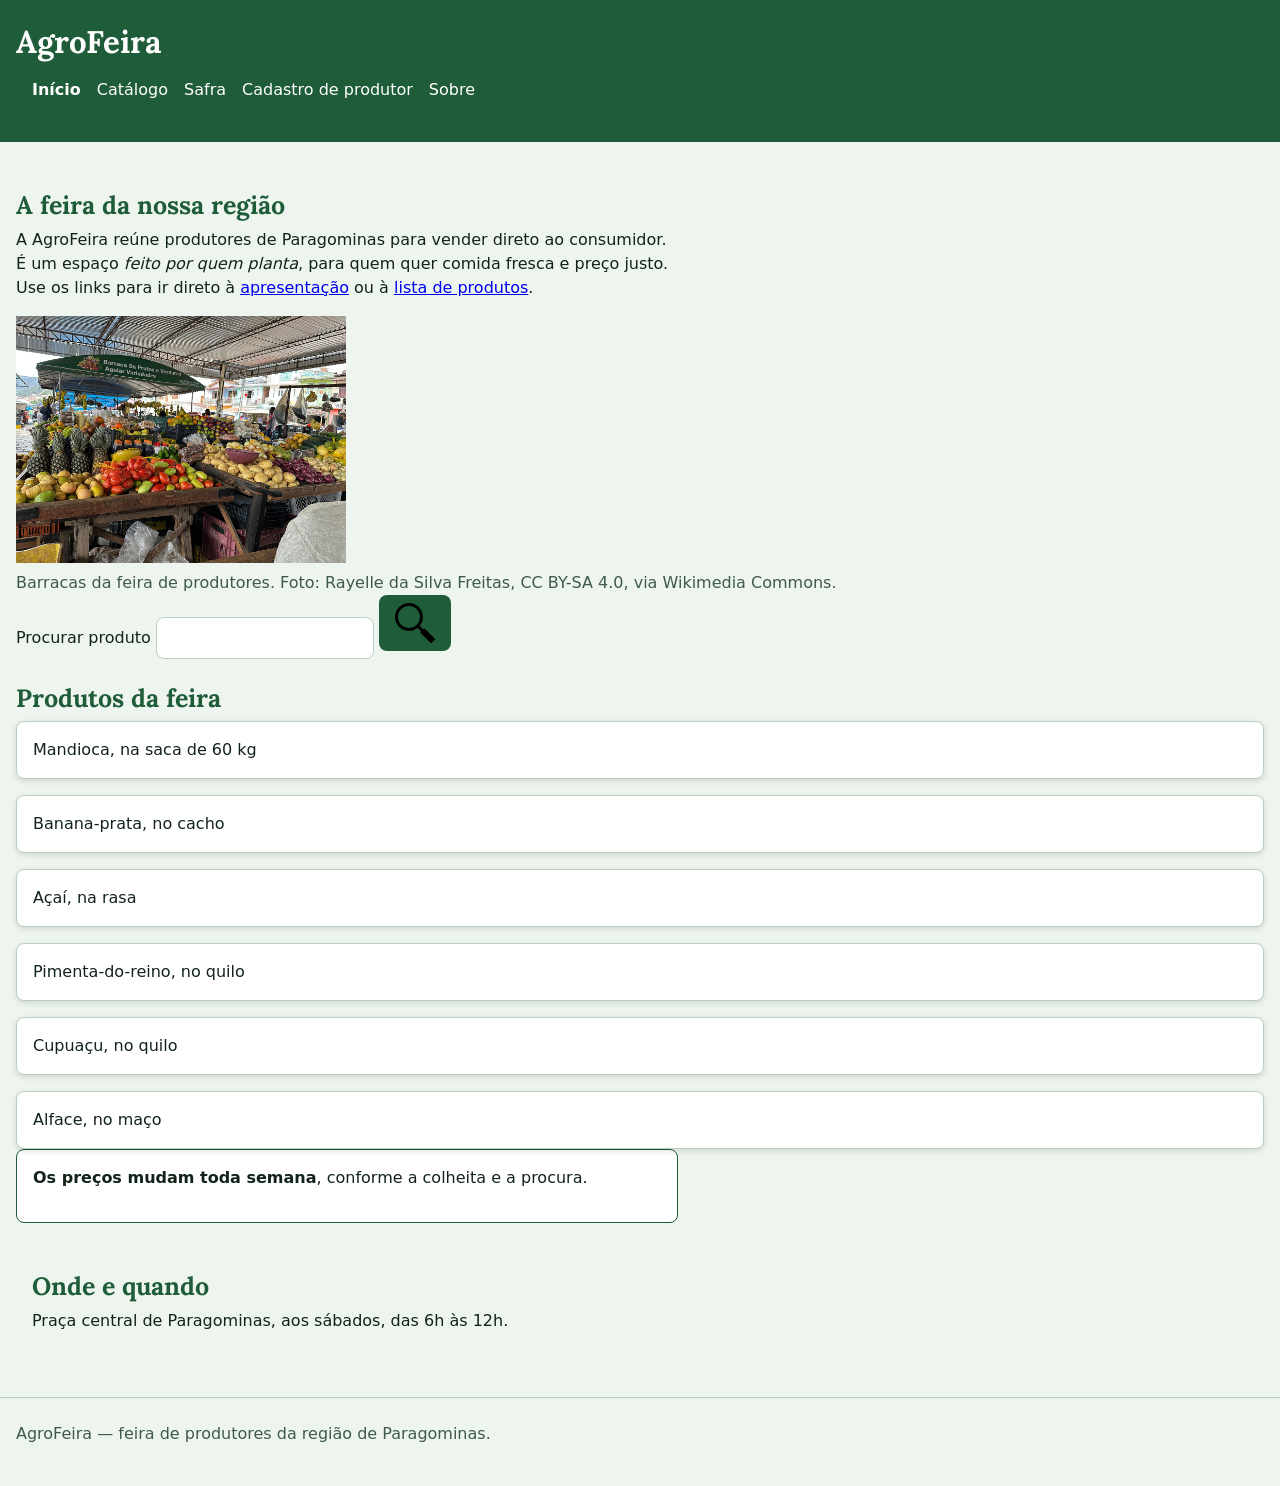
<file: index.html>
<!DOCTYPE html>
<html lang="pt-BR">
<head>
    <meta charset="UTF-8">
    <meta name="viewport" content="width=device-width, initial-scale=1.0">
    <title>AgroFeira — Início</title>
    <link rel="stylesheet" href="camadas.css">
    <link rel="preconnect" href="https://fonts.googleapis.com">
    <link rel="preconnect" href="https://fonts.gstatic.com" crossorigin>
    <link href="https://fonts.googleapis.com/css2?family=Lora:ital,wght@0,400..700;1,400..700&display=swap" rel="stylesheet">
    <link rel="stylesheet" href="reset.css">
    <link rel="stylesheet" href="tokens.css">
    <link rel="stylesheet" href="base.css">
    <link rel="stylesheet" href="componentes.css">
    <link rel="stylesheet" href="utilitarios.css">
</head>
<body>

    <a href="#conteudo" class="pular">Pular para o conteúdo</a>

    <header class="cabecalho-site">
        <h1>AgroFeira</h1>
        <nav aria-label="Principal">
            <ul class="menu">
                <li><a href="index.html" aria-current="page">Início</a></li>
                <li><a href="catalogo.html">Catálogo</a></li>
                <li><a href="safra.html">Safra</a></li>
                <li><a href="cadastro-produtor.html">Cadastro de produtor</a></li>
                <li><a href="sobre.html">Sobre</a></li>
            </ul>
        </nav>
    </header>

    <main id="conteudo">

        <section>
            <h2 id="apresentacao">A feira da nossa região</h2>
            <p>A AgroFeira reúne produtores de Paragominas para vender direto ao consumidor. É um espaço <em>feito por quem planta</em>, para quem quer comida fresca e preço justo. Use os links para ir direto à <a href="#apresentacao">apresentação</a> ou à <a href="#produtos">lista de produtos</a>.</p>

            <figure class="figura-destaque">
                <img src="feira-330.jpg"
                     srcset="feira-330.jpg 330w, feira-1280.jpg 1280w"
                     sizes="(max-width: 600px) 330px, 1280px"
                     width="330" height="247"
                     alt="Barracas da feira com frutas, verduras e legumes organizados em caixas de madeira.">
                <figcaption>Barracas da feira de produtores. Foto: Rayelle da Silva Freitas, CC BY-SA 4.0, via Wikimedia Commons.</figcaption>
            </figure>

            <form class="busca" role="search">
                <label for="busca-produto">Procurar produto</label>
                <input type="search" id="busca-produto" name="busca">
                <button type="submit">
                    <img src="lupa.png" width="40" height="40" alt="Procurar">
                </button>
            </form>
        </section>

        <section>
            <h2 id="produtos">Produtos da feira</h2>
            <ul class="lista-produtos">
                <li class="cartao-produto">Mandioca, na saca de 60 kg</li>
                <li class="cartao-produto">Banana-prata, no cacho</li>
                <li class="cartao-produto">Açaí, na rasa</li>
                <li class="cartao-produto">Pimenta-do-reino, no quilo</li>
                <li class="cartao-produto">Cupuaçu, no quilo</li>
                <li class="cartao-produto">Alface, no maço</li>
            </ul>

            <aside class="aviso">
                <p><strong>Os preços mudam toda semana</strong>, conforme a colheita e a procura.</p>
            </aside>
        </section>

        <aside>
            <h2>Onde e quando</h2>
            <p>Praça central de Paragominas, aos sábados, das 6h às 12h.</p>
        </aside>

    </main>

    <footer class="rodape-site">
        <p>AgroFeira — feira de produtores da região de Paragominas.</p>
    </footer>

</body>
</html>
</file>
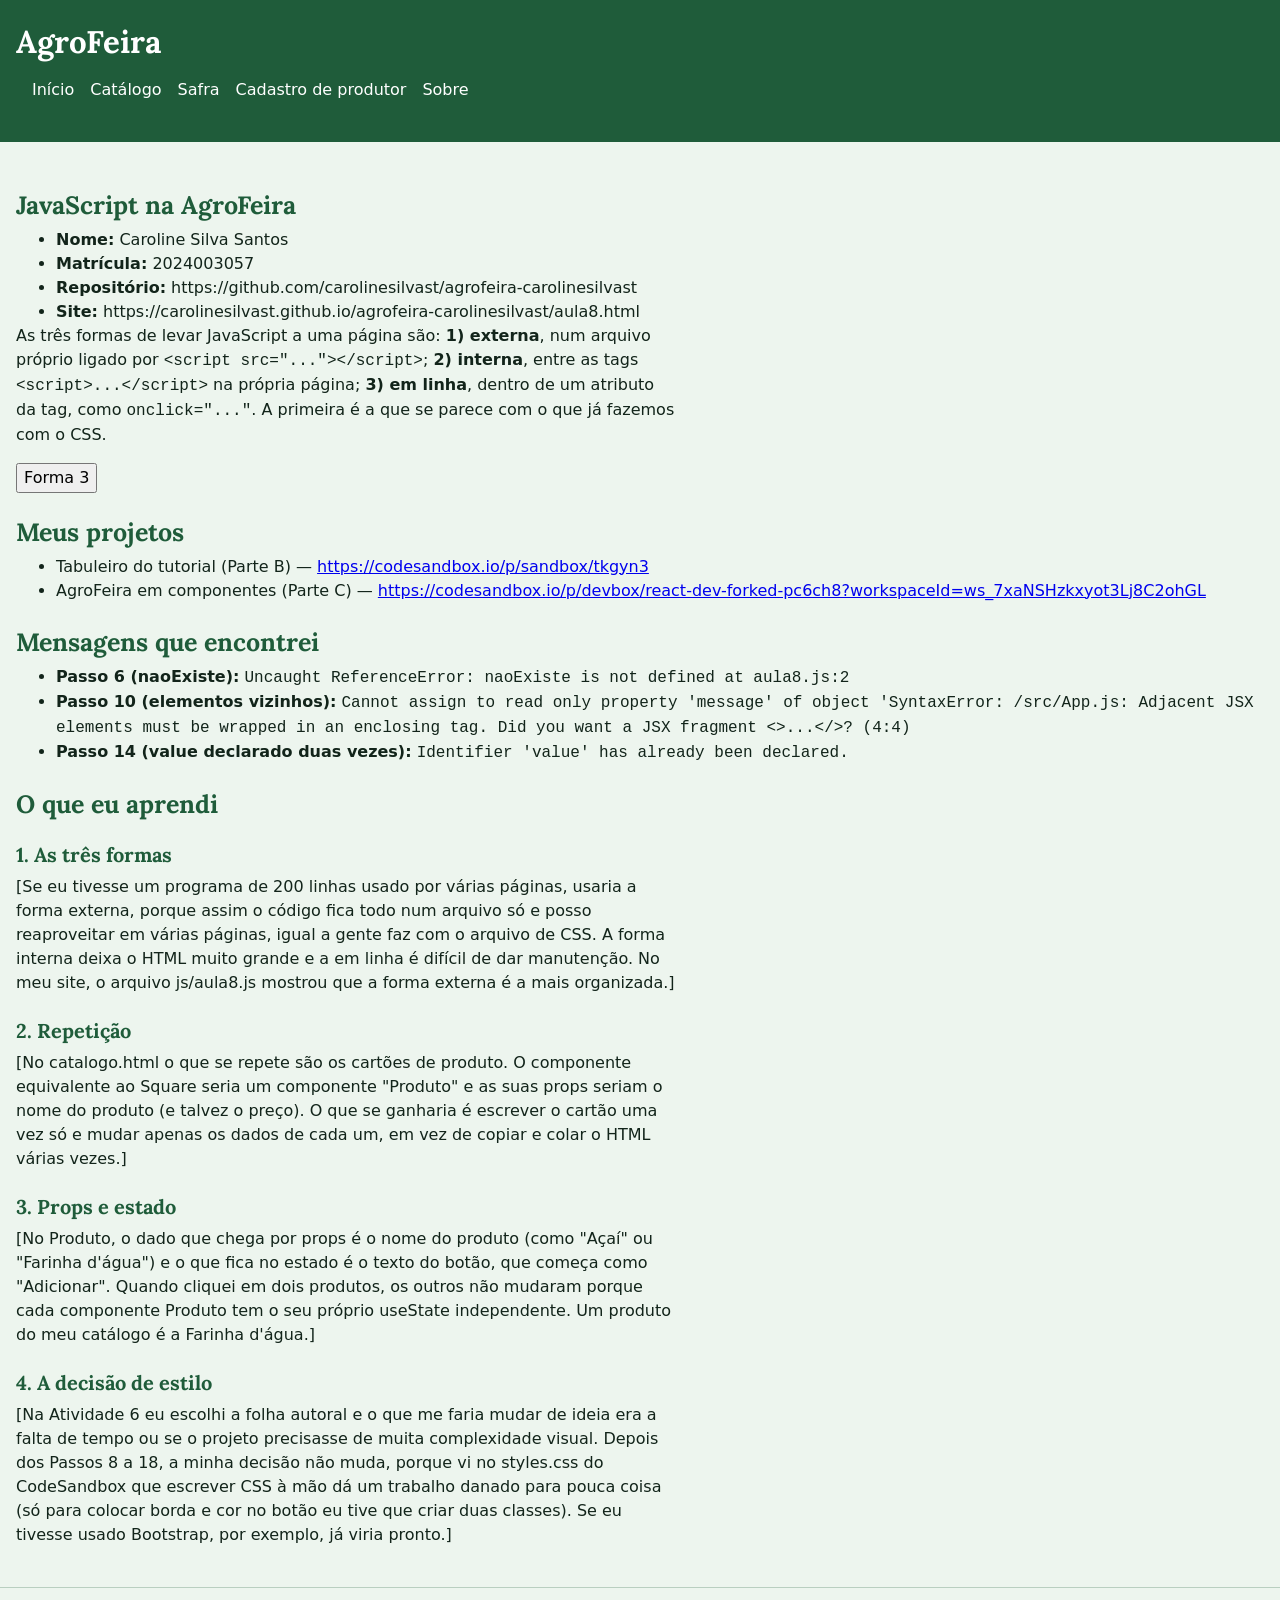
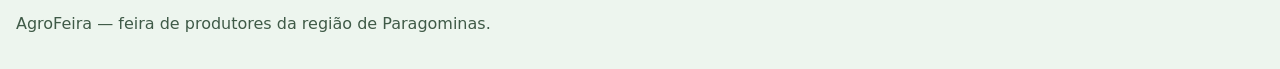
<file: aula8.html>
<!DOCTYPE html>
<html lang="pt-BR">
<head>
    <meta charset="UTF-8">
    <meta name="viewport" content="width=device-width, initial-scale=1.0">
    <title>JavaScript na AgroFeira — Caroline Silva Santos</title>
    <link rel="stylesheet" href="camadas.css">
    <link rel="preconnect" href="https://fonts.googleapis.com">
    <link rel="preconnect" href="https://fonts.gstatic.com" crossorigin>
    <link href="https://fonts.googleapis.com/css2?family=Lora:ital,wght@0,400..700;1,400..700&display=swap" rel="stylesheet">
    <link rel="stylesheet" href="reset.css">
    <link rel="stylesheet" href="tokens.css">
    <link rel="stylesheet" href="base.css">
    <link rel="stylesheet" href="componentes.css">
    <link rel="stylesheet" href="utilitarios.css">
</head>
<body>

    <a href="#conteudo" class="pular">Pular para o conteúdo</a>

    <header class="cabecalho-site">
        <h1>AgroFeira</h1>
        <nav aria-label="Principal">
            <ul class="menu">
                <li><a href="index.html">Início</a></li>
                <li><a href="catalogo.html">Catálogo</a></li>
                <li><a href="safra.html">Safra</a></li>
                <li><a href="cadastro-produtor.html">Cadastro de produtor</a></li>
                <li><a href="sobre.html">Sobre</a></li>
            </ul>
        </nav>
    </header>

    <main id="conteudo">

        <h2>JavaScript na AgroFeira</h2>

        <!-- ===== Identificação ===== -->
        <ul>
            <li><strong>Nome:</strong> Caroline Silva Santos</li>
            <li><strong>Matrícula:</strong> 2024003057</li>
            <li><strong>Repositório:</strong> https://github.com/carolinesilvast/agrofeira-carolinesilvast</li>
            <li><strong>Site:</strong> https://carolinesilvast.github.io/agrofeira-carolinesilvast/aula8.html</li>
        </ul>

        <!-- ===== Experimentos da Parte A ===== -->
        <p>
            As três formas de levar JavaScript a uma página são:
            <strong>1) externa</strong>, num arquivo próprio ligado por
            <code>&lt;script src="..."&gt;&lt;/script&gt;</code>;
            <strong>2) interna</strong>, entre as tags
            <code>&lt;script&gt;...&lt;/script&gt;</code> na própria página;
            <strong>3) em linha</strong>, dentro de um atributo da tag, como
            <code>onclick="..."</code>.
            A primeira é a que se parece com o que já fazemos com o CSS.
        </p>

        <script src="js/aula8.js"></script>
        <script>console.log('Forma 2: interna, entre as tags script');</script>
        <button type="button" onclick="alert('Forma 3: em linha, dentro da tag')">Forma 3</button>

        <!-- ===== Meus projetos ===== -->
        <h2>Meus projetos</h2>
        <ul>
            <li>
                Tabuleiro do tutorial (Parte B) — 
                <a href="https://codesandbox.io/p/sandbox/tkgyn3">https://codesandbox.io/p/sandbox/tkgyn3</a>
            </li>
            <li>
                AgroFeira em componentes (Parte C) — 
                <a href="https://codesandbox.io/p/devbox/react-dev-forked-pc6ch8?workspaceId=ws_7xaNSHzkxyot3Lj8C2ohGL">https://codesandbox.io/p/devbox/react-dev-forked-pc6ch8?workspaceId=ws_7xaNSHzkxyot3Lj8C2ohGL</a>
            </li>
        </ul>

        <!-- ===== Mensagens que encontrei ===== -->
        <h2>Mensagens que encontrei</h2>
        <ul>
            <li>
                <strong>Passo 6 (naoExiste):</strong> 
                <code>Uncaught ReferenceError: naoExiste is not defined at aula8.js:2</code>
            </li>
            <li>
                <strong>Passo 10 (elementos vizinhos):</strong> 
                <code>Cannot assign to read only property 'message' of object 'SyntaxError: /src/App.js: Adjacent JSX elements must be wrapped in an enclosing tag. Did you want a JSX fragment &lt;&gt;...&lt;/&gt;? (4:4)</code>
            </li>
            <li>
                <strong>Passo 14 (value declarado duas vezes):</strong> 
                <code>Identifier 'value' has already been declared.</code>
            </li>
        </ul>

        <!-- ===== O que eu aprendi ===== -->
        <h2>O que eu aprendi</h2>

        <h3>1. As três formas</h3>
        <p>
            [Se eu tivesse um programa de 200 linhas usado por várias páginas, usaria a forma externa, porque assim o código fica todo num arquivo só e posso reaproveitar em várias páginas, igual a gente faz com o arquivo de CSS. A forma interna deixa o HTML muito grande e a em linha é difícil de dar manutenção. No meu site, o arquivo js/aula8.js mostrou que a forma externa é a mais organizada.]
        </p>

        <h3>2. Repetição</h3>
        <p>
            [No catalogo.html o que se repete são os cartões de produto. O componente equivalente ao Square seria um componente "Produto" e as suas props seriam o nome do produto (e talvez o preço). O que se ganharia é escrever o cartão uma vez só e mudar apenas os dados de cada um, em vez de copiar e colar o HTML várias vezes.]
        </p>

        <h3>3. Props e estado</h3>
        <p>
            [No Produto, o dado que chega por props é o nome do produto (como "Açaí" ou "Farinha d'água") e o que fica no estado é o texto do botão, que começa como "Adicionar". Quando cliquei em dois produtos, os outros não mudaram porque cada componente Produto tem o seu próprio useState independente. Um produto do meu catálogo é a Farinha d'água.]
        </p>

        <h3>4. A decisão de estilo</h3>
        <p>
            [Na Atividade 6 eu escolhi a folha autoral e o que me faria mudar de ideia era a falta de tempo ou se o projeto precisasse de muita complexidade visual. Depois dos Passos 8 a 18, a minha decisão não muda, porque vi no styles.css do CodeSandbox que escrever CSS à mão dá um trabalho danado para pouca coisa (só para colocar borda e cor no botão eu tive que criar duas classes). Se eu tivesse usado Bootstrap, por exemplo, já viria pronto.]
        </p>

    </main>

    <footer class="rodape-site">
        <p>AgroFeira — feira de produtores da região de Paragominas.</p>
    </footer>

</body>
</html>
</file>
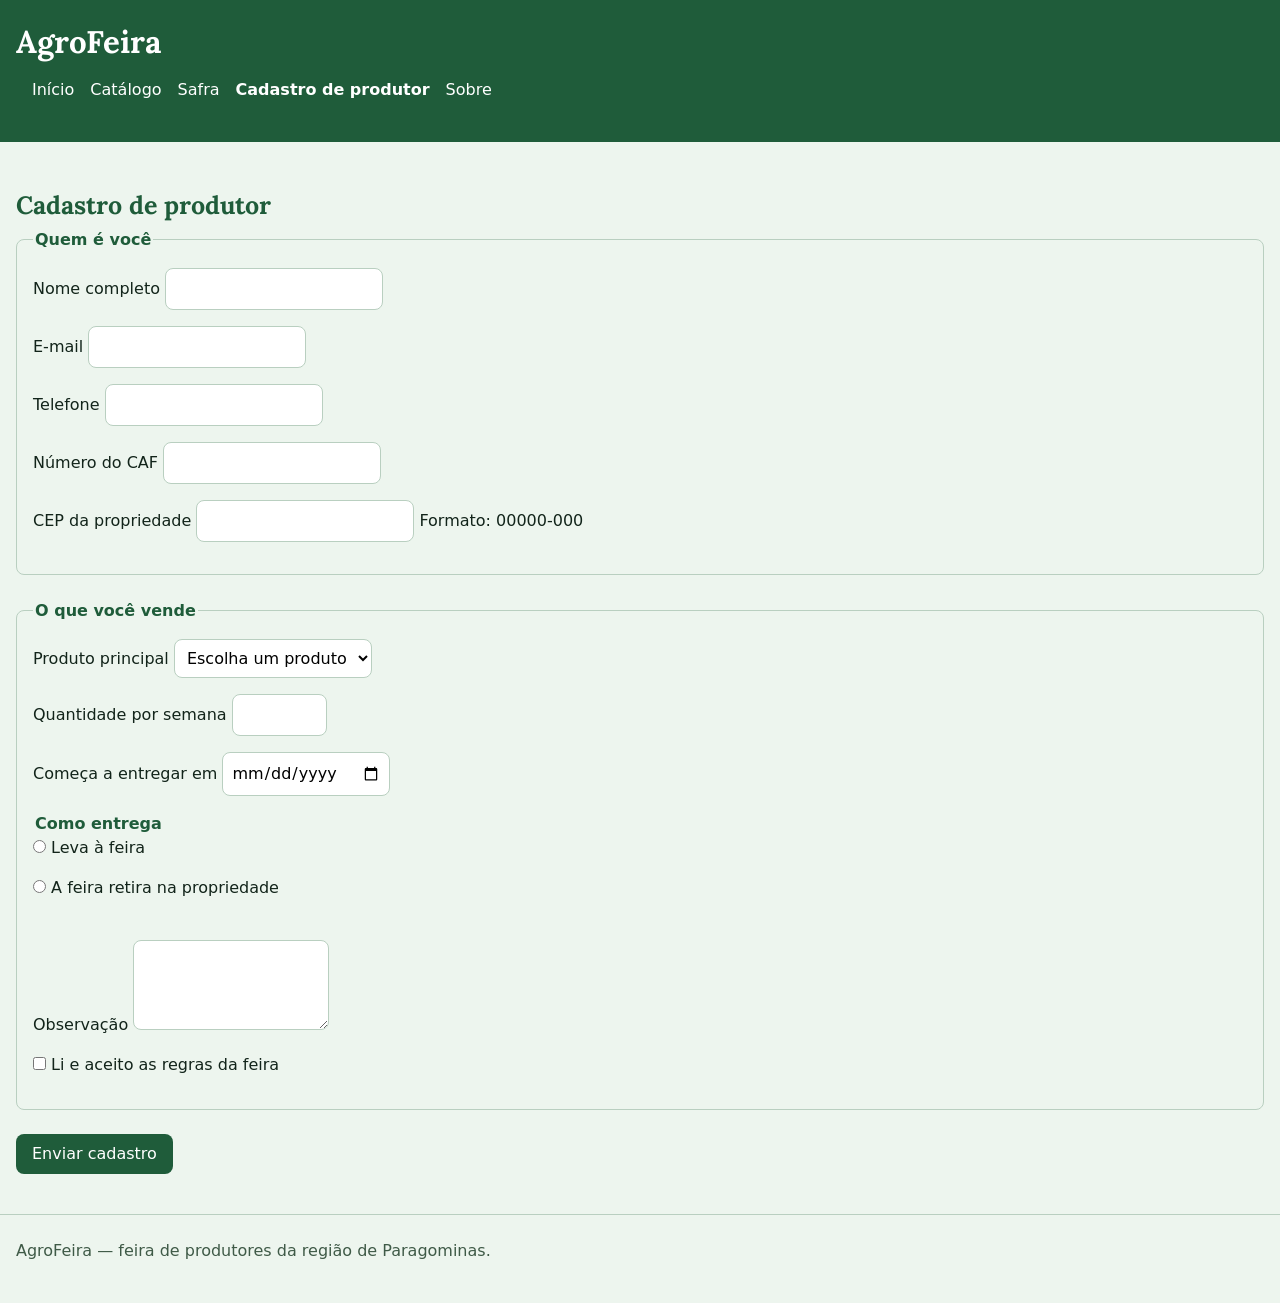
<file: cadastro-produtor.html>
<!DOCTYPE html>
<html lang="pt-BR">
<head>
    <meta charset="UTF-8">
    <meta name="viewport" content="width=device-width, initial-scale=1.0">
    <title>AgroFeira — Cadastro de produtor</title>
    <link rel="stylesheet" href="camadas.css">
    <link rel="preconnect" href="https://fonts.googleapis.com">
    <link rel="preconnect" href="https://fonts.gstatic.com" crossorigin>
    <link href="https://fonts.googleapis.com/css2?family=Lora:ital,wght@0,400..700;1,400..700&display=swap" rel="stylesheet">
    <link rel="stylesheet" href="reset.css">
    <link rel="stylesheet" href="tokens.css">
    <link rel="stylesheet" href="base.css">
    <link rel="stylesheet" href="componentes.css">
    <link rel="stylesheet" href="utilitarios.css">
</head>
<body>

    <a href="#conteudo" class="pular">Pular para o conteúdo</a>

    <header class="cabecalho-site">
        <h1>AgroFeira</h1>
        <nav aria-label="Principal">
            <ul class="menu">
                <li><a href="index.html">Início</a></li>
                <li><a href="catalogo.html">Catálogo</a></li>
                <li><a href="safra.html">Safra</a></li>
                <li><a href="cadastro-produtor.html" aria-current="page">Cadastro de produtor</a></li>
                <li><a href="sobre.html">Sobre</a></li>
            </ul>
        </nav>
    </header>

    <main id="conteudo">

        <h2>Cadastro de produtor</h2>

        <form class="formulario-cadastro">

            <fieldset>
                <legend>Quem é você</legend>

                <p>
                    <label for="nome">Nome completo</label>
                    <input type="text" id="nome" name="nome" required autocomplete="name">
                </p>

                <p>
                    <label for="email">E-mail</label>
                    <input type="email" id="email" name="email" required autocomplete="email">
                </p>

                <p>
                    <label for="telefone">Telefone</label>
                    <input type="tel" id="telefone" name="telefone" autocomplete="tel">
                </p>

                <p>
                    <label for="caf">Número do CAF</label>
                    <input type="text" id="caf" name="caf">
                </p>

                <p>
                    <label for="cep">CEP da propriedade</label>
                    <input type="text" id="cep" name="cep"
                           inputmode="numeric"
                           pattern="[0-9]{5}-?[0-9]{3}"
                           aria-describedby="ajuda-cep">
                    <span id="ajuda-cep">Formato: 00000-000</span>
                </p>
            </fieldset>

            <fieldset>
                <legend>O que você vende</legend>

                <p>
                    <label for="produto">Produto principal</label>
                    <select id="produto" name="produto" required>
                        <option value="">Escolha um produto</option>
                        <option value="mandioca">Mandioca</option>
                        <option value="banana-prata">Banana-prata</option>
                        <option value="acai">Açaí</option>
                        <option value="pimenta-do-reino">Pimenta-do-reino</option>
                        <option value="cupuacu">Cupuaçu</option>
                        <option value="alface">Alface</option>
                    </select>
                </p>

                <p>
                    <label for="quantidade">Quantidade por semana</label>
                    <input type="number" id="quantidade" name="quantidade"
                           required min="1" max="500" step="1">
                </p>

                <p>
                    <label for="data">Começa a entregar em</label>
                    <input type="date" id="data" name="data">
                </p>

                <fieldset>
                    <legend>Como entrega</legend>

                    <p>
                        <input type="radio" id="leva" name="entrega" value="leva">
                        <label for="leva">Leva à feira</label>
                    </p>

                    <p>
                        <input type="radio" id="retira" name="entrega" value="retira">
                        <label for="retira">A feira retira na propriedade</label>
                    </p>
                </fieldset>

                <p>
                    <label for="observacao">Observação</label>
                    <textarea id="observacao" name="observacao" rows="3"></textarea>
                </p>

                <p>
                    <input type="checkbox" id="aceite" name="aceite" required>
                    <label for="aceite">Li e aceito as regras da feira</label>
                </p>

            </fieldset>

            <p>
                <button type="submit">Enviar cadastro</button>
            </p>

        </form>

        <p role="status"></p>

    </main>

    <footer class="rodape-site">
        <p>AgroFeira — feira de produtores da região de Paragominas.</p>
    </footer>

</body>
</html>
</file>
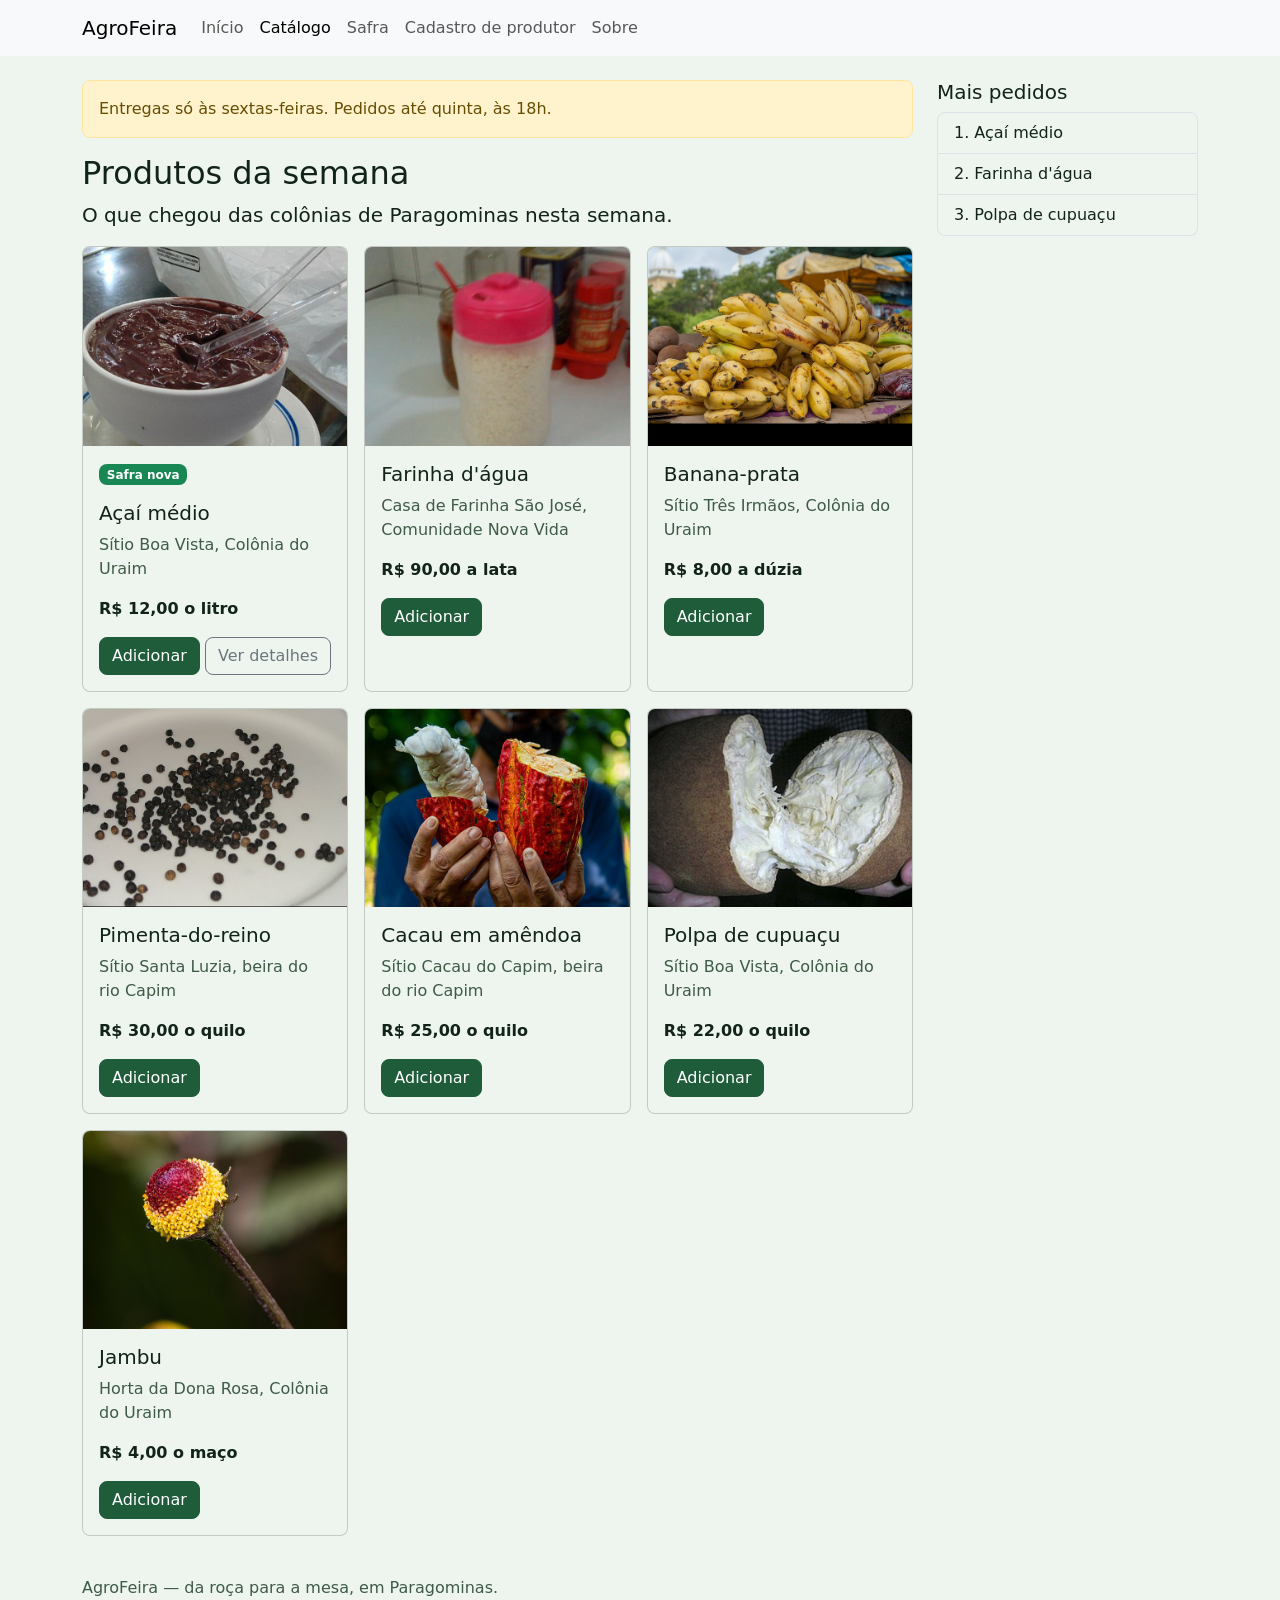
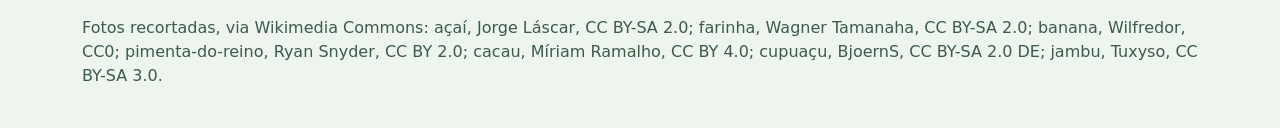
<file: catalogo-bootstrap.html>
<!doctype html>
<html lang="pt-BR">
<head>
  <meta charset="utf-8">
  <meta name="viewport" content="width=device-width, initial-scale=1">
  <title>AgroFeira — catálogo em Bootstrap</title>
  
  <!-- Link do Bootstrap 5.3.8 (CSS) -->
  <link href="https://cdn.jsdelivr.net/npm/bootstrap@5.3.8/dist/css/bootstrap.min.css" rel="stylesheet" integrity="sha384-sRIl4kxILFvY47J16cr9ZwB07vP4J8+LH7qKQnuqkuIAvNWLzeN8tE5YBujZqJLB" crossorigin="anonymous">
  
  <!-- Suas folhas de estilo do projeto -->
  <link rel="stylesheet" href="tokens.css">
  <link rel="stylesheet" href="agrofeira-bootstrap.css">

  <!-- JavaScript do Bootstrap (com defer e hash correto) -->
  <script defer src="https://cdn.jsdelivr.net/npm/bootstrap@5.3.8/dist/js/bootstrap.bundle.min.js" integrity="sha384-YvpcrYf0tY3lHB60NNkmXc5s9fDVZLESaAA55NDzOxhy9GkcIdslK1eN7N6jIeHz" crossorigin="anonymous"></script>
</head>
<body>
  
  <!-- Barra de Navegação -->
  <header>
    <nav class="navbar navbar-expand-lg bg-body-tertiary mb-4" aria-label="Principal">
      <div class="container">
        <a class="navbar-brand" href="index.html">AgroFeira</a>
        <button class="navbar-toggler" type="button" data-bs-toggle="collapse" data-bs-target="#menu" aria-controls="menu" aria-expanded="false" aria-label="Menu">
          <span class="navbar-toggler-icon"></span>
        </button>
        <div class="collapse navbar-collapse" id="menu">
          <ul class="navbar-nav">
            <li class="nav-item"><a class="nav-link" href="index.html">Início</a></li>
            <li class="nav-item"><a class="nav-link active" aria-current="page" href="catalogo-bootstrap.html">Catálogo</a></li>
            <li class="nav-item"><a class="nav-link" href="safra.html">Safra</a></li>
            <li class="nav-item"><a class="nav-link" href="cadastro-produtor.html">Cadastro de produtor</a></li>
            <li class="nav-item"><a class="nav-link" href="sobre.html">Sobre</a></li>
          </ul>
        </div>
      </div>
    </nav>
  </header>

  <div class="container">
    <div class="row g-4">
      
      <main class="col-lg-9">
        <div class="alert alert-warning" role="alert">
          Entregas só às sextas-feiras. Pedidos até quinta, às 18h.
        </div>

        <h1 class="h2">Produtos da semana</h1>
        <p class="lead">O que chegou das colônias de Paragominas nesta semana.</p>

        <ul class="row row-cols-1 row-cols-sm-2 row-cols-lg-3 g-3 list-unstyled">
          
          <li class="col">
            <article class="card h-100">
              <img src="acai.jpg" class="card-img-top img-fluid" width="640" height="480" alt="Tigela de açaí batido, com duas colheres de plástico">
              <div class="card-body">
                <p class="badge text-bg-success">Safra nova</p>
                <h2 class="card-title h5">Açaí médio</h2>
                <p class="card-text text-body-secondary">Sítio Boa Vista, Colônia do Uraim</p>
                <p class="card-text fw-bold">R$ 12,00 o litro</p>
                <button type="button" class="btn btn-primary">Adicionar</button>
                <button type="button" class="btn btn-outline-secondary" data-bs-toggle="modal" data-bs-target="#detalhe-acai">Ver detalhes</button>
              </div>
            </article>
          </li>

          <li class="col">
            <article class="card h-100">
              <img src="farinha.jpg" class="card-img-top img-fluid" width="640" height="480" alt="Pote de farinha de mandioca sobre a mesa">
              <div class="card-body">
                <h2 class="card-title h5">Farinha d'água</h2>
                <p class="card-text text-body-secondary">Casa de Farinha São José, Comunidade Nova Vida</p>
                <p class="card-text fw-bold">R$ 90,00 a lata</p>
                <button type="button" class="btn btn-primary">Adicionar</button>
              </div>
            </article>
          </li>

          <li class="col">
            <article class="card h-100">
              <img src="banana.jpg" class="card-img-top img-fluid" width="640" height="480" alt="Cachos de banana empilhados numa banca de feira">
              <div class="card-body">
                <h2 class="card-title h5">Banana-prata</h2>
                <p class="card-text text-body-secondary">Sítio Três Irmãos, Colônia do Uraim</p>
                <p class="card-text fw-bold">R$ 8,00 a dúzia</p>
                <button type="button" class="btn btn-primary">Adicionar</button>
              </div>
            </article>
          </li>

          <li class="col">
            <article class="card h-100">
              <img src="pimenta.jpg" class="card-img-top img-fluid" width="640" height="480" alt="Grãos de pimenta-do-reino espalhados num prato branco">
              <div class="card-body">
                <h2 class="card-title h5">Pimenta-do-reino</h2>
                <p class="card-text text-body-secondary">Sítio Santa Luzia, beira do rio Capim</p>
                <p class="card-text fw-bold">R$ 30,00 o quilo</p>
                <button type="button" class="btn btn-primary">Adicionar</button>
              </div>
            </article>
          </li>

          <li class="col">
            <article class="card h-100">
              <img src="cacau.jpg" class="card-img-top img-fluid" width="640" height="480" alt="Mãos abrindo um fruto de cacau vermelho, com a polpa branca à mostra">
              <div class="card-body">
                <h2 class="card-title h5">Cacau em amêndoa</h2>
                <p class="card-text text-body-secondary">Sítio Cacau do Capim, beira do rio Capim</p>
                <p class="card-text fw-bold">R$ 25,00 o quilo</p>
                <button type="button" class="btn btn-primary">Adicionar</button>
              </div>
            </article>
          </li>

          <li class="col">
            <article class="card h-100">
              <img src="cupuacu-640.jpg" class="card-img-top img-fluid" width="640" height="480" alt="Cupuaçu aberto ao meio, com a polpa branca">
              <div class="card-body">
                <h2 class="card-title h5">Polpa de cupuaçu</h2>
                <p class="card-text text-body-secondary">Sítio Boa Vista, Colônia do Uraim</p>
                <p class="card-text fw-bold">R$ 22,00 o quilo</p>
                <button type="button" class="btn btn-primary">Adicionar</button>
              </div>
            </article>
          </li>

          <li class="col">
            <article class="card h-100">
              <img src="jambu.jpg" class="card-img-top img-fluid" width="640" height="480" alt="Flor de jambu, amarela com o centro vermelho">
              <div class="card-body">
                <h2 class="card-title h5">Jambu</h2>
                <p class="card-text text-body-secondary">Horta da Dona Rosa, Colônia do Uraim</p>
                <p class="card-text fw-bold">R$ 4,00 o maço</p>
                <button type="button" class="btn btn-primary">Adicionar</button>
              </div>
            </article>
          </li>

        </ul>
      </main>

      <aside class="col-lg-3 d-none d-lg-block">
        <h2 class="h5">Mais pedidos</h2>
        <ol class="list-group list-group-numbered">
          <li class="list-group-item">Açaí médio</li>
          <li class="list-group-item">Farinha d'água</li>
          <li class="list-group-item">Polpa de cupuaçu</li>
        </ol>
      </aside>

    </div>

    <footer class="py-4 text-body-secondary">
      <p>AgroFeira — da roça para a mesa, em Paragominas.</p>
      <p>Fotos recortadas, via Wikimedia Commons: açaí, Jorge Láscar, CC BY-SA 2.0; farinha, Wagner Tamanaha, CC BY-SA 2.0; banana, Wilfredor, CC0; pimenta-do-reino, Ryan Snyder, CC BY 2.0; cacau, Míriam Ramalho, CC BY 4.0; cupuaçu, BjoernS, CC BY-SA 2.0 DE; jambu, Tuxyso, CC BY-SA 3.0.</p>
    </footer>

  </div>

  <!-- Diálogo (Modal) do Açaí -->
  <div class="modal fade" id="detalhe-acai" tabindex="-1" role="dialog" aria-labelledby="detalhe-acai-titulo" aria-hidden="true">
    <div class="modal-dialog">
      <div class="modal-content">
        <div class="modal-header">
          <h2 class="modal-title h5" id="detalhe-acai-titulo">Açaí médio</h2>
          <button type="button" class="btn-close" data-bs-dismiss="modal" aria-label="Fechar"></button>
        </div>
        <div class="modal-body">
          <img src="acai.jpg" class="img-fluid mb-3" width="640" height="480" alt="Tigela de açaí batido, com duas colheres de plástico">
          <p class="text-body-secondary mb-1">Sítio Boa Vista, Colônia do Uraim</p>
          <p class="fw-bold">R$ 12,00 o litro</p>
          <p class="mb-0">Açaí médio batido na hora, grosso, sem açúcar e sem corante. Vem em pote de um litro, pronto para a tigela ou para acompanhar o peixe.</p>
        </div>
        <div class="modal-footer">
          <button type="button" class="btn btn-outline-secondary" data-bs-dismiss="modal">Fechar</button>
          <button type="button" class="btn btn-primary">Adicionar</button>
        </div>
      </div>
    </div>
  </div>

</body>
</html>
</file>
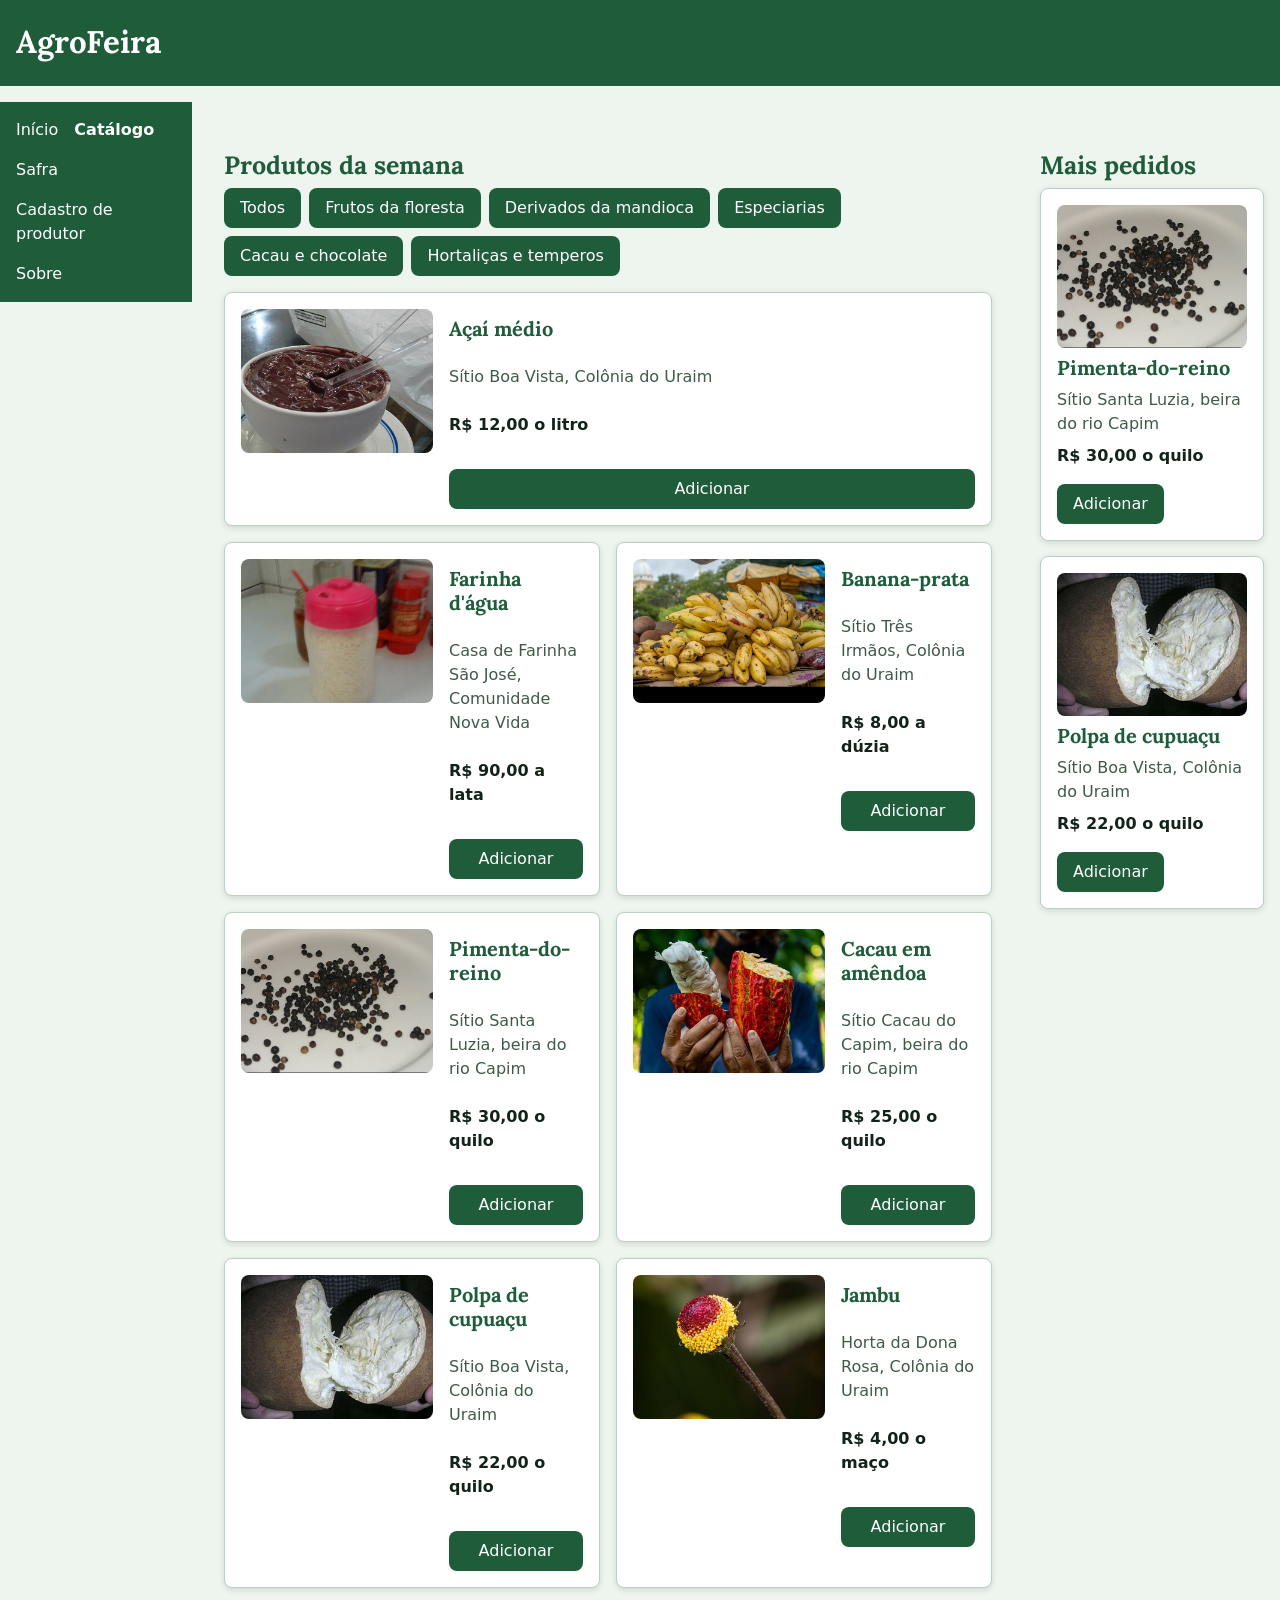
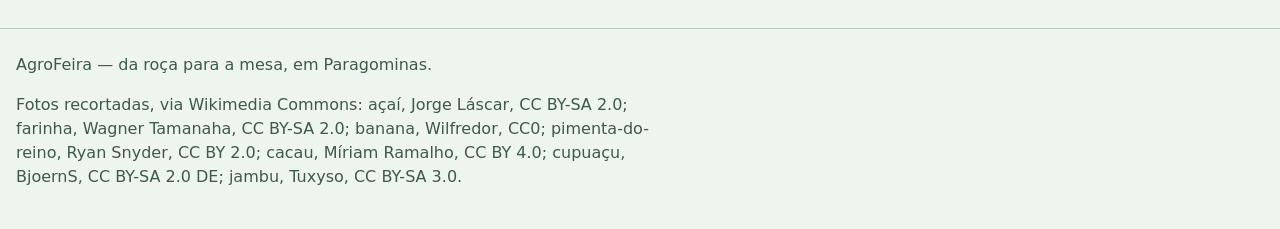
<file: catalogo.html>
<!doctype html>
<html lang="pt-BR">
  <head>
    <meta charset="utf-8">
    <meta name="viewport" content="width=device-width, initial-scale=1">
    <title>AgroFeira — catálogo</title>
    <link rel="stylesheet" href="camadas.css">
    <link rel="preconnect" href="https://fonts.googleapis.com">
    <link rel="preconnect" href="https://fonts.gstatic.com" crossorigin>
    <link href="https://fonts.googleapis.com/css2?family=Lora:ital,wght@0,400..700;1,400..700&display=swap" rel="stylesheet">
    <link rel="stylesheet" href="reset.css">
    <link rel="stylesheet" href="tokens.css">
    <link rel="stylesheet" href="base.css">
    <link rel="stylesheet" href="componentes.css">
    <link rel="stylesheet" href="utilitarios.css">
  </head>
  <body class="pagina-catalogo">
    <a class="pular" href="#conteudo">Pular para o conteúdo</a>
    <header class="cabecalho-site">
      <h1>AgroFeira</h1>
    </header>
    <nav aria-label="Principal">
      <ul class="menu">
        <li><a href="index.html">Início</a></li>
        <li><a href="catalogo.html" aria-current="page">Catálogo</a></li>
        <li><a href="safra.html">Safra</a></li>
        <li><a href="cadastro-produtor.html">Cadastro de produtor</a></li>
        <li><a href="sobre.html">Sobre</a></li>
      </ul>
    </nav>
    <main id="conteudo">
      <h2>Produtos da semana</h2>
      <nav aria-label="Categorias">
        <ul class="barra-categorias">
          <li><button type="button">Todos</button></li>
          <li><button type="button">Frutos da floresta</button></li>
          <li><button type="button">Derivados da mandioca</button></li>
          <li><button type="button">Especiarias</button></li>
          <li><button type="button">Cacau e chocolate</button></li>
          <li><button type="button">Hortaliças e temperos</button></li>
        </ul>
      </nav>
      <ul class="lista-produtos">
        <li class="cartao-produto destaque">
          <article>
            <img src="acai.jpg" width="640" height="480"
              alt="Tigela de açaí batido, com duas colheres de plástico">
            <h3>Açaí médio</h3>
            <p class="produtor">Sítio Boa Vista, Colônia do Uraim</p>
            <p class="preco">R$ 12,00 o litro</p>
            <button type="button">Adicionar</button>
          </article>
        </li>
        <li class="cartao-produto">
          <article>
            <img src="farinha.jpg" width="640" height="480"
              alt="Pote de farinha de mandioca sobre a mesa">
            <h3>Farinha d'água</h3>
            <p class="produtor">Casa de Farinha São José, Comunidade Nova Vida</p>
            <p class="preco">R$ 90,00 a lata</p>
            <button type="button">Adicionar</button>
          </article>
        </li>
        <li class="cartao-produto">
          <article>
            <img src="banana.jpg" width="640" height="480"
              alt="Cachos de banana empilhados numa banca de feira">
            <h3>Banana-prata</h3>
            <p class="produtor">Sítio Três Irmãos, Colônia do Uraim</p>
            <p class="preco">R$ 8,00 a dúzia</p>
            <button type="button">Adicionar</button>
          </article>
        </li>
        <li class="cartao-produto">
          <article>
            <img src="pimenta.jpg" width="640" height="480"
              alt="Grãos de pimenta-do-reino espalhados num prato branco">
            <h3>Pimenta-do-reino</h3>
            <p class="produtor">Sítio Santa Luzia, beira do rio Capim</p>
            <p class="preco">R$ 30,00 o quilo</p>
            <button type="button">Adicionar</button>
          </article>
        </li>
        <li class="cartao-produto">
          <article>
            <img src="cacau.jpg" width="640" height="480"
              alt="Mãos abrindo um fruto de cacau vermelho, com a polpa branca à mostra">
            <h3>Cacau em amêndoa</h3>
            <p class="produtor">Sítio Cacau do Capim, beira do rio Capim</p>
            <p class="preco">R$ 25,00 o quilo</p>
            <button type="button">Adicionar</button>
          </article>
        </li>
        <li class="cartao-produto">
          <article>
            <img src="cupuacu-640.jpg" width="640" height="480"
              alt="Cupuaçu aberto ao meio, com a polpa branca">
            <h3>Polpa de cupuaçu</h3>
            <p class="produtor">Sítio Boa Vista, Colônia do Uraim</p>
            <p class="preco">R$ 22,00 o quilo</p>
            <button type="button">Adicionar</button>
          </article>
        </li>
        <li class="cartao-produto">
          <article>
            <img src="jambu.jpg" width="640" height="480"
              alt="Flor de jambu, amarela com o centro vermelho">
            <h3>Jambu</h3>
            <p class="produtor">Horta da Dona Rosa, Colônia do Uraim</p>
            <p class="preco">R$ 4,00 o maço</p>
            <button type="button">Adicionar</button>
          </article>
        </li>
      </ul>
    </main>
    <aside class="lateral">
      <h2>Mais pedidos</h2>
      <ul class="lista-produtos">
        <li class="cartao-produto">
          <article>
            <img src="pimenta.jpg" width="640" height="480"
              alt="Grãos de pimenta-do-reino espalhados num prato branco">
            <h3>Pimenta-do-reino</h3>
            <p class="produtor">Sítio Santa Luzia, beira do rio Capim</p>
            <p class="preco">R$ 30,00 o quilo</p>
            <button type="button">Adicionar</button>
          </article>
        </li>
        <li class="cartao-produto">
          <article>
            <img src="cupuacu-640.jpg" width="640" height="480"
              alt="Cupuaçu aberto ao meio, com a polpa branca">
            <h3>Polpa de cupuaçu</h3>
            <p class="produtor">Sítio Boa Vista, Colônia do Uraim</p>
            <p class="preco">R$ 22,00 o quilo</p>
            <button type="button">Adicionar</button>
          </article>
        </li>
      </ul>
    </aside>
    <footer class="rodape-site">
      <p>AgroFeira — da roça para a mesa, em Paragominas.</p>
      <p class="creditos">Fotos recortadas, via Wikimedia Commons: açaí, Jorge Láscar, CC BY-SA 2.0; farinha, Wagner Tamanaha, CC BY-SA 2.0; banana, Wilfredor, CC0; pimenta-do-reino, Ryan Snyder, CC BY 2.0; cacau, Míriam Ramalho, CC BY 4.0; cupuaçu, BjoernS, CC BY-SA 2.0 DE; jambu, Tuxyso, CC BY-SA 3.0.</p>
    </footer>
  </body>
</html>
</file>
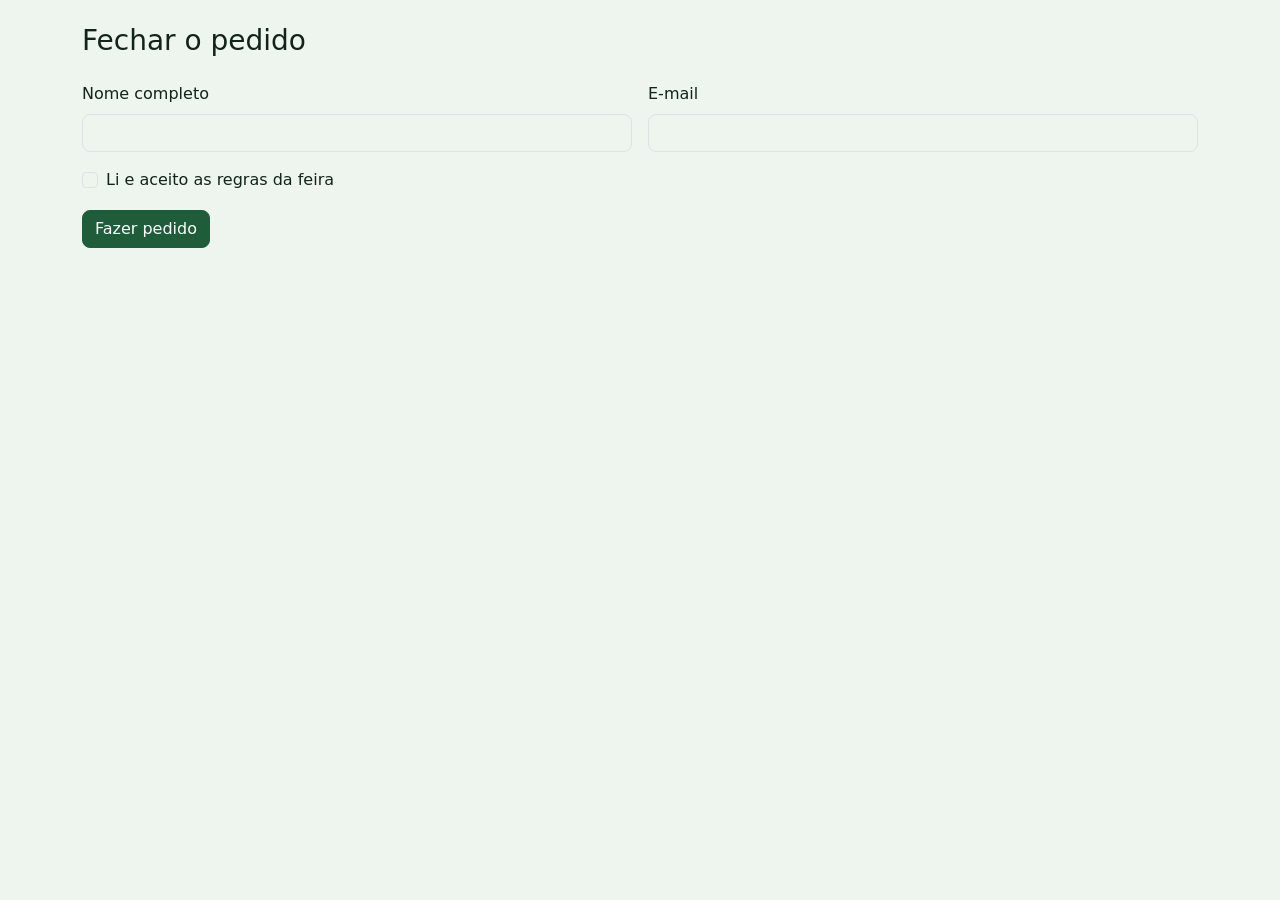
<file: checkout-bootstrap.html>
<!doctype html>
<html lang="pt-BR">
<head>
  <meta charset="utf-8">
  <meta name="viewport" content="width=device-width, initial-scale=1">
  <title>AgroFeira — Fechar o pedido</title>
  
  <link href="https://cdn.jsdelivr.net/npm/bootstrap@5.3.8/dist/css/bootstrap.min.css" rel="stylesheet" integrity="sha384-sRIl4kxILFvY47J16cr9ZwB07vP4J8+LH7qKQnuqkuIAvNWLzeN8tE5YBujZqJLB" crossorigin="anonymous">
  <link rel="stylesheet" href="tokens.css">
  <link rel="stylesheet" href="agrofeira-bootstrap.css">
  
  <!-- Script de validação customizada -->
  <script defer src="validacao.js"></script>
</head>
<body>

  <main class="container py-4">
    <h1 class="h3 mb-4">Fechar o pedido</h1>

    <form class="row g-3 needs-validation" novalidate>
      
      <!-- Campo Nome -->
      <div class="col-12 col-md-6">
        <label for="nome" class="form-label">Nome completo</label>
        <input type="text" class="form-control" id="nome" name="nome" autocomplete="name" required aria-describedby="nome-erro">
        <div class="invalid-feedback" id="nome-erro">Informe o seu nome.</div>
      </div>

      <!-- Campo E-mail -->
      <div class="col-12 col-md-6">
        <label for="email" class="form-label">E-mail</label>
        <input type="email" class="form-control" id="email" name="email" autocomplete="email" required aria-describedby="email-erro">
        <div class="invalid-feedback" id="email-erro">Informe um e-mail, como maria@exemplo.com.br.</div>
      </div>

      <!-- Campo Aceite -->
      <div class="col-12">
        <div class="form-check">
          <input type="checkbox" class="form-check-input" id="termos" name="termos" required aria-describedby="termos-erro">
          <label class="form-check-label" for="termos">Li e aceito as regras da feira</label>
          <div class="invalid-feedback" id="termos-erro">É preciso aceitar as regras para continuar.</div>
        </div>
      </div>

      <!-- Botão -->
      <div class="col-12">
        <button type="submit" class="btn btn-primary">Fazer pedido</button>
      </div>

    </form>
  </main>

</body>
</html>
</file>
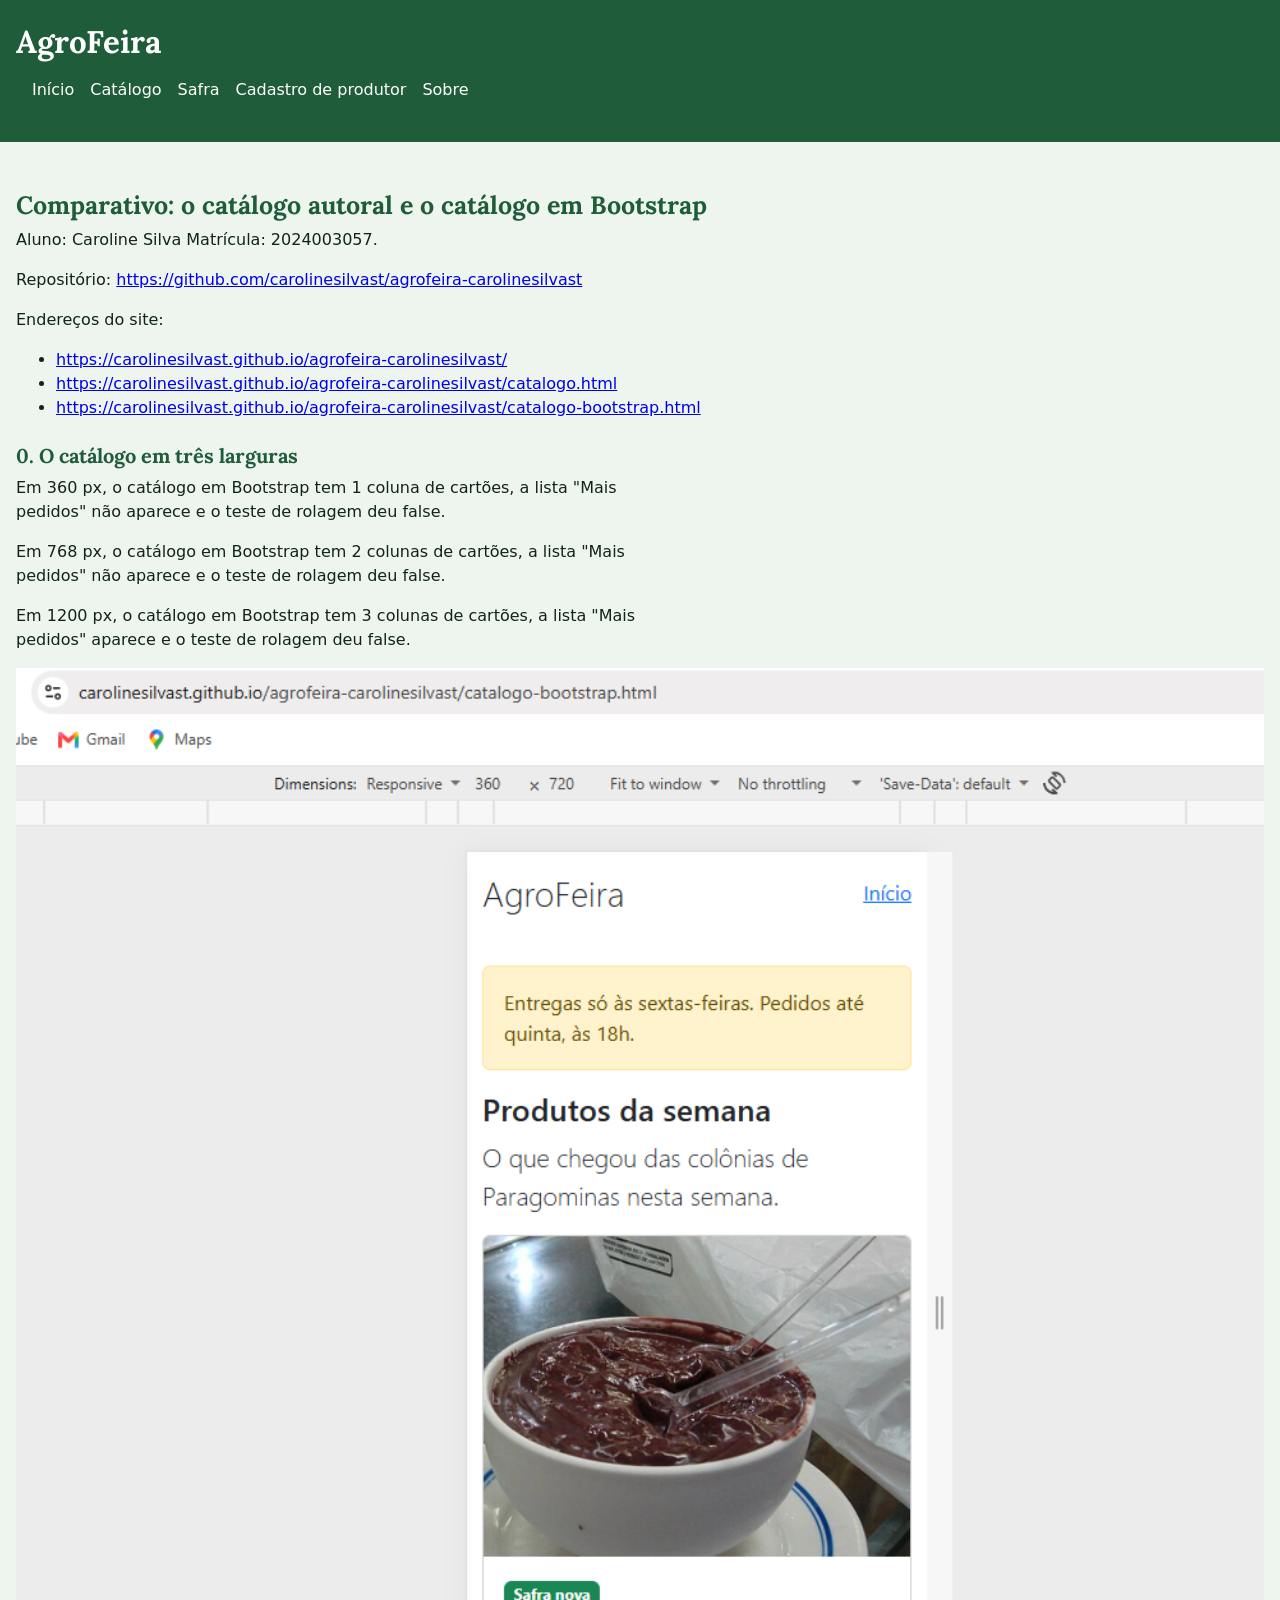
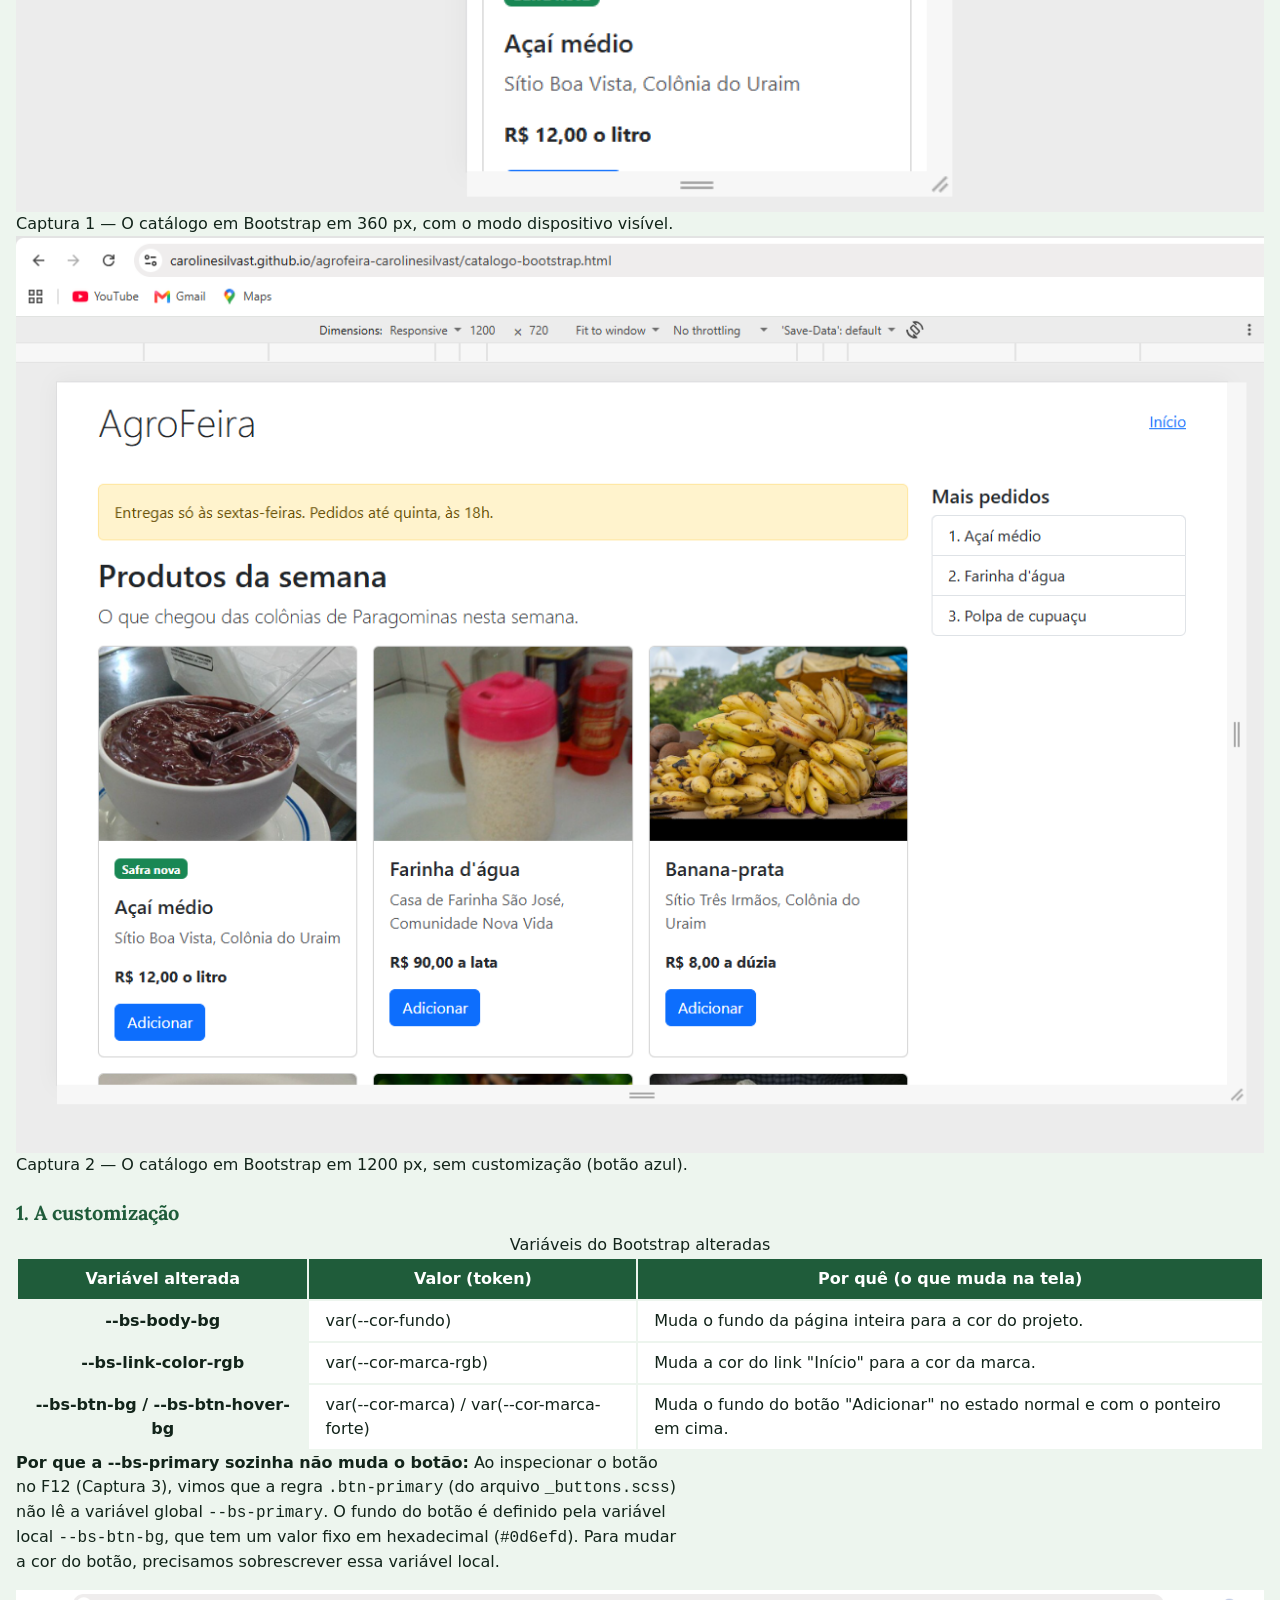
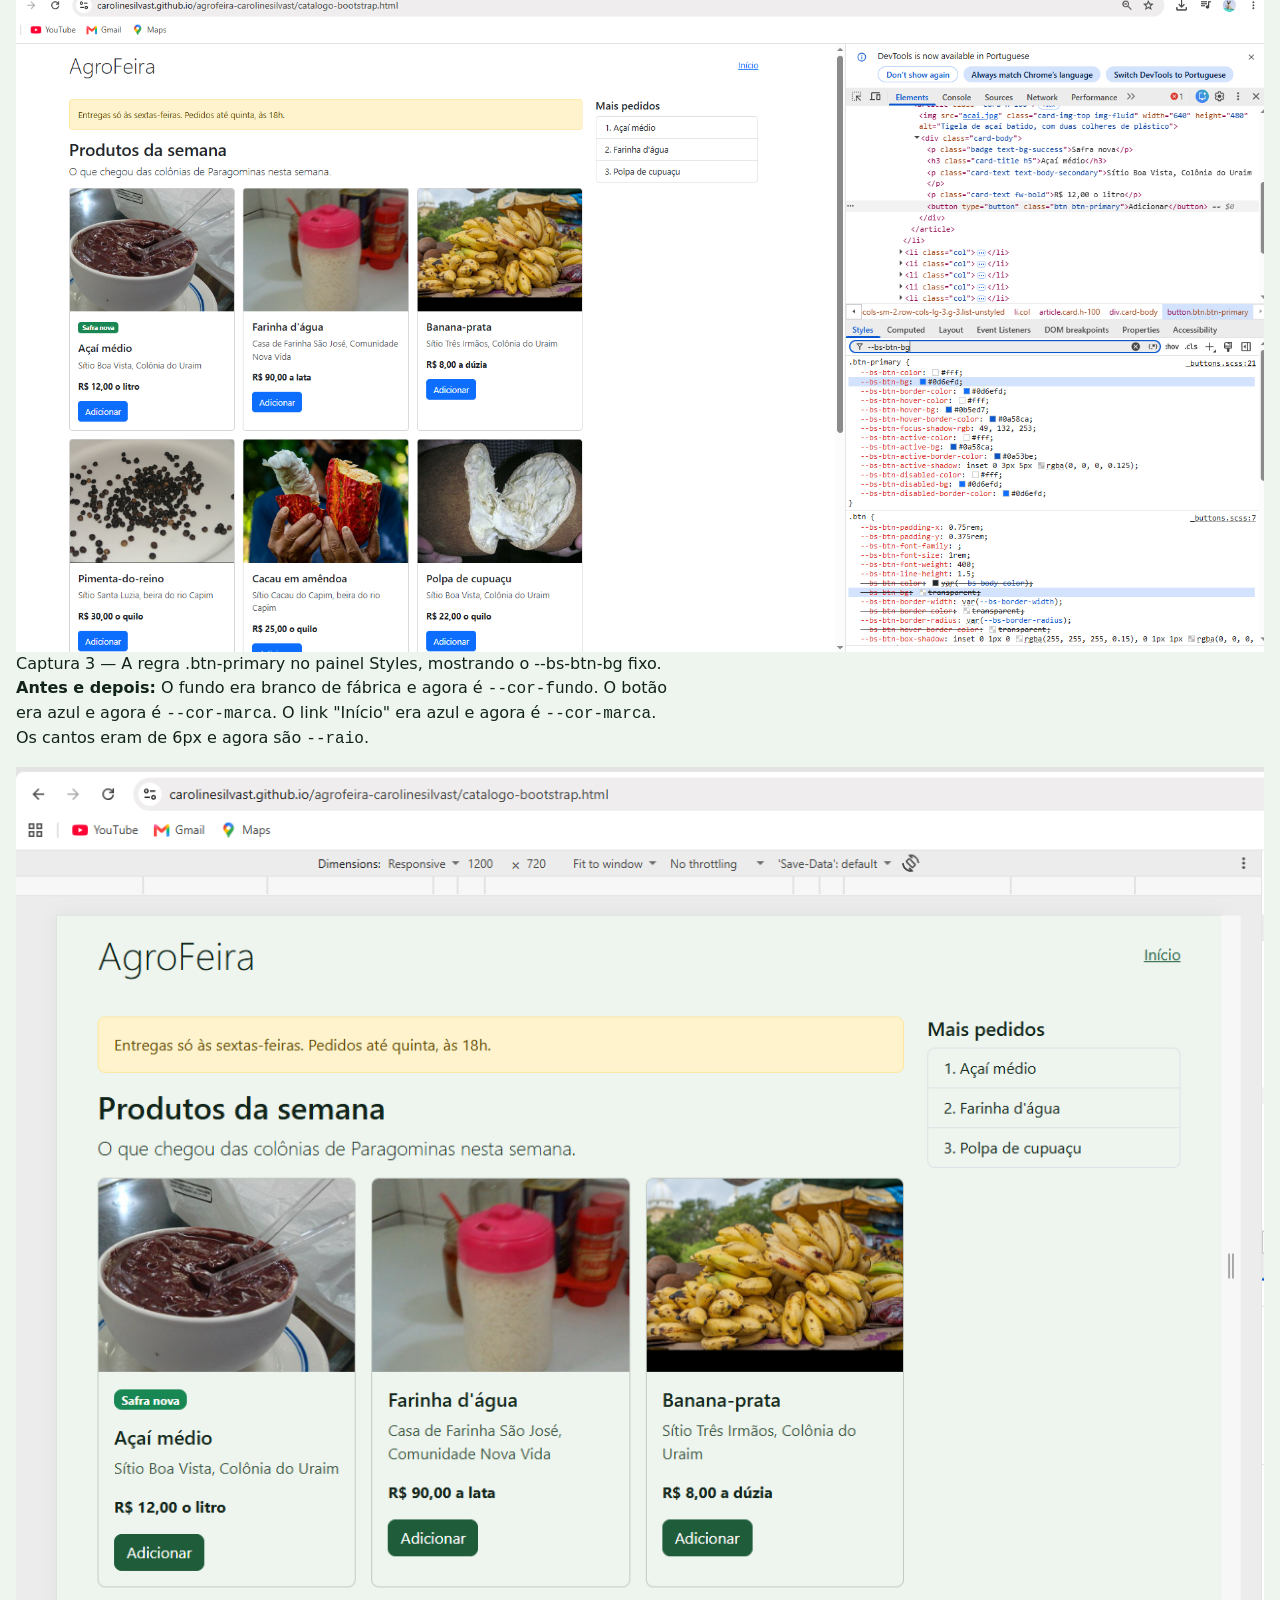
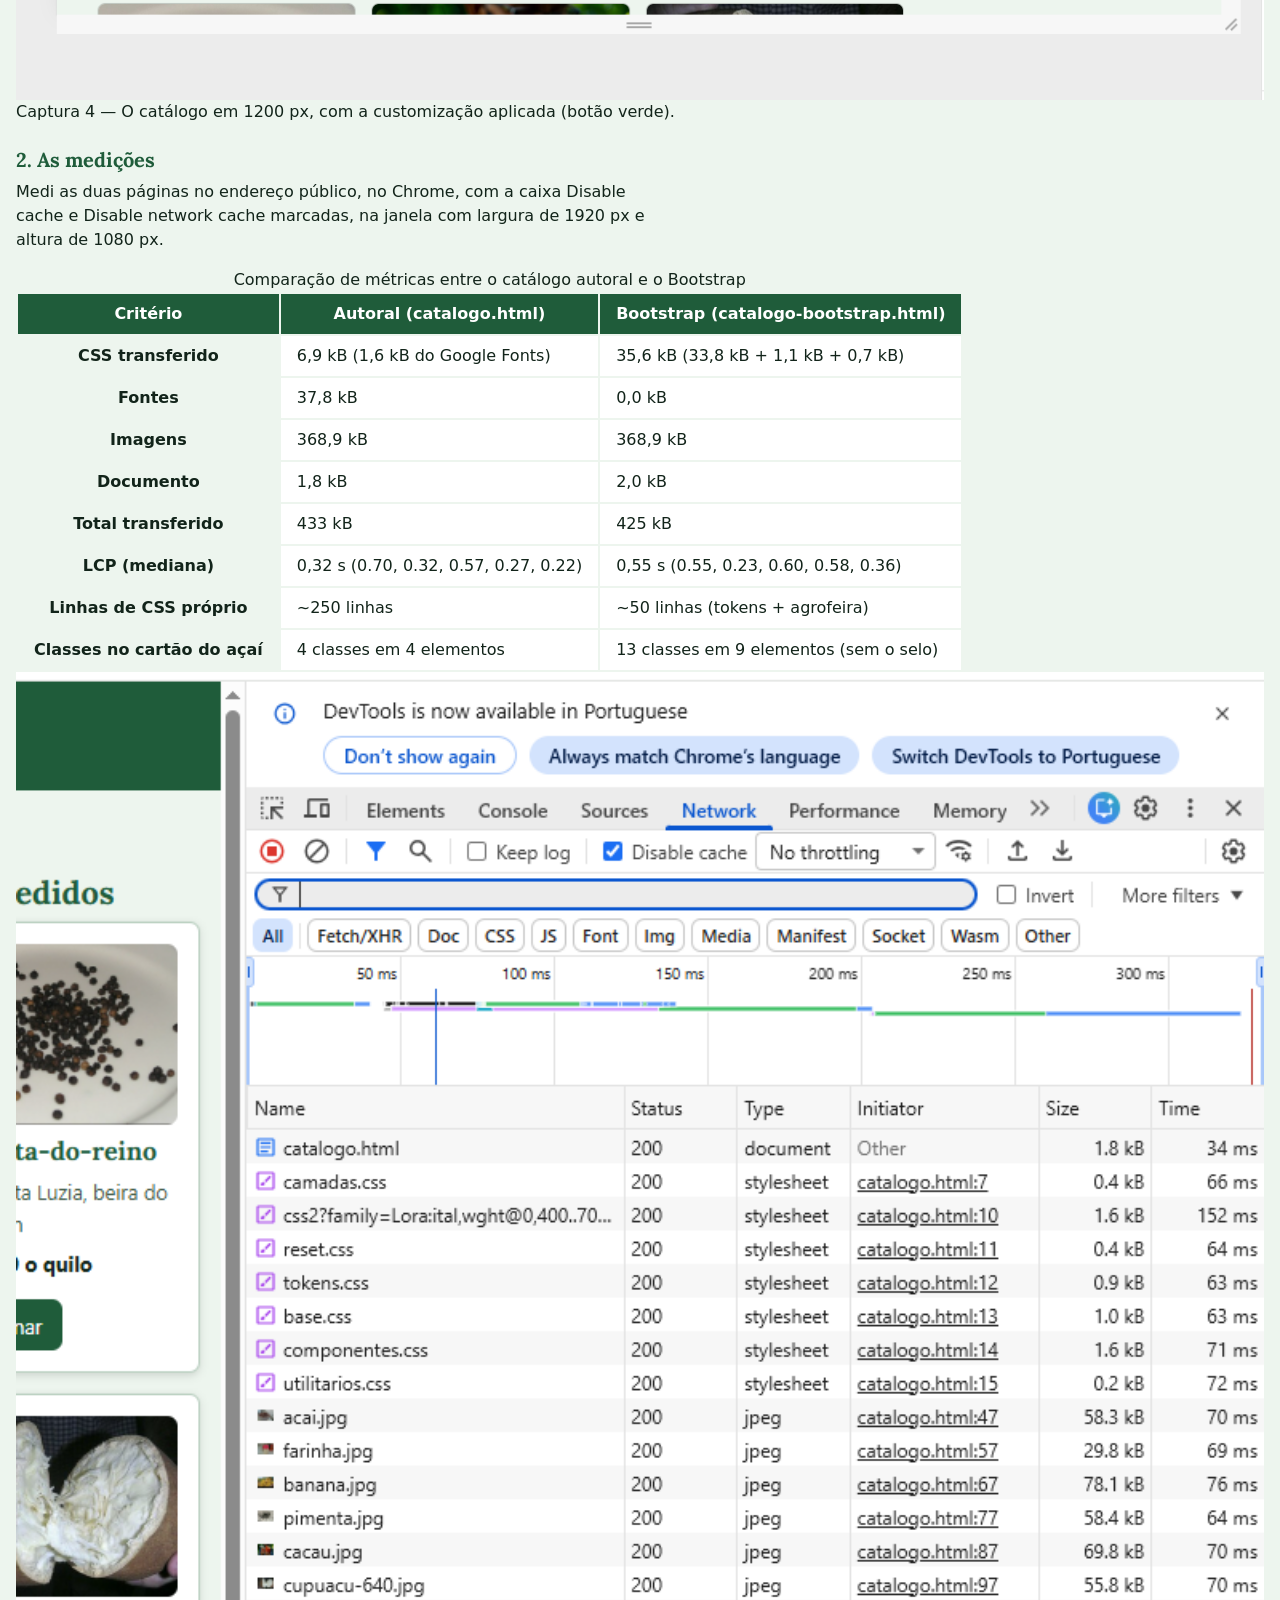
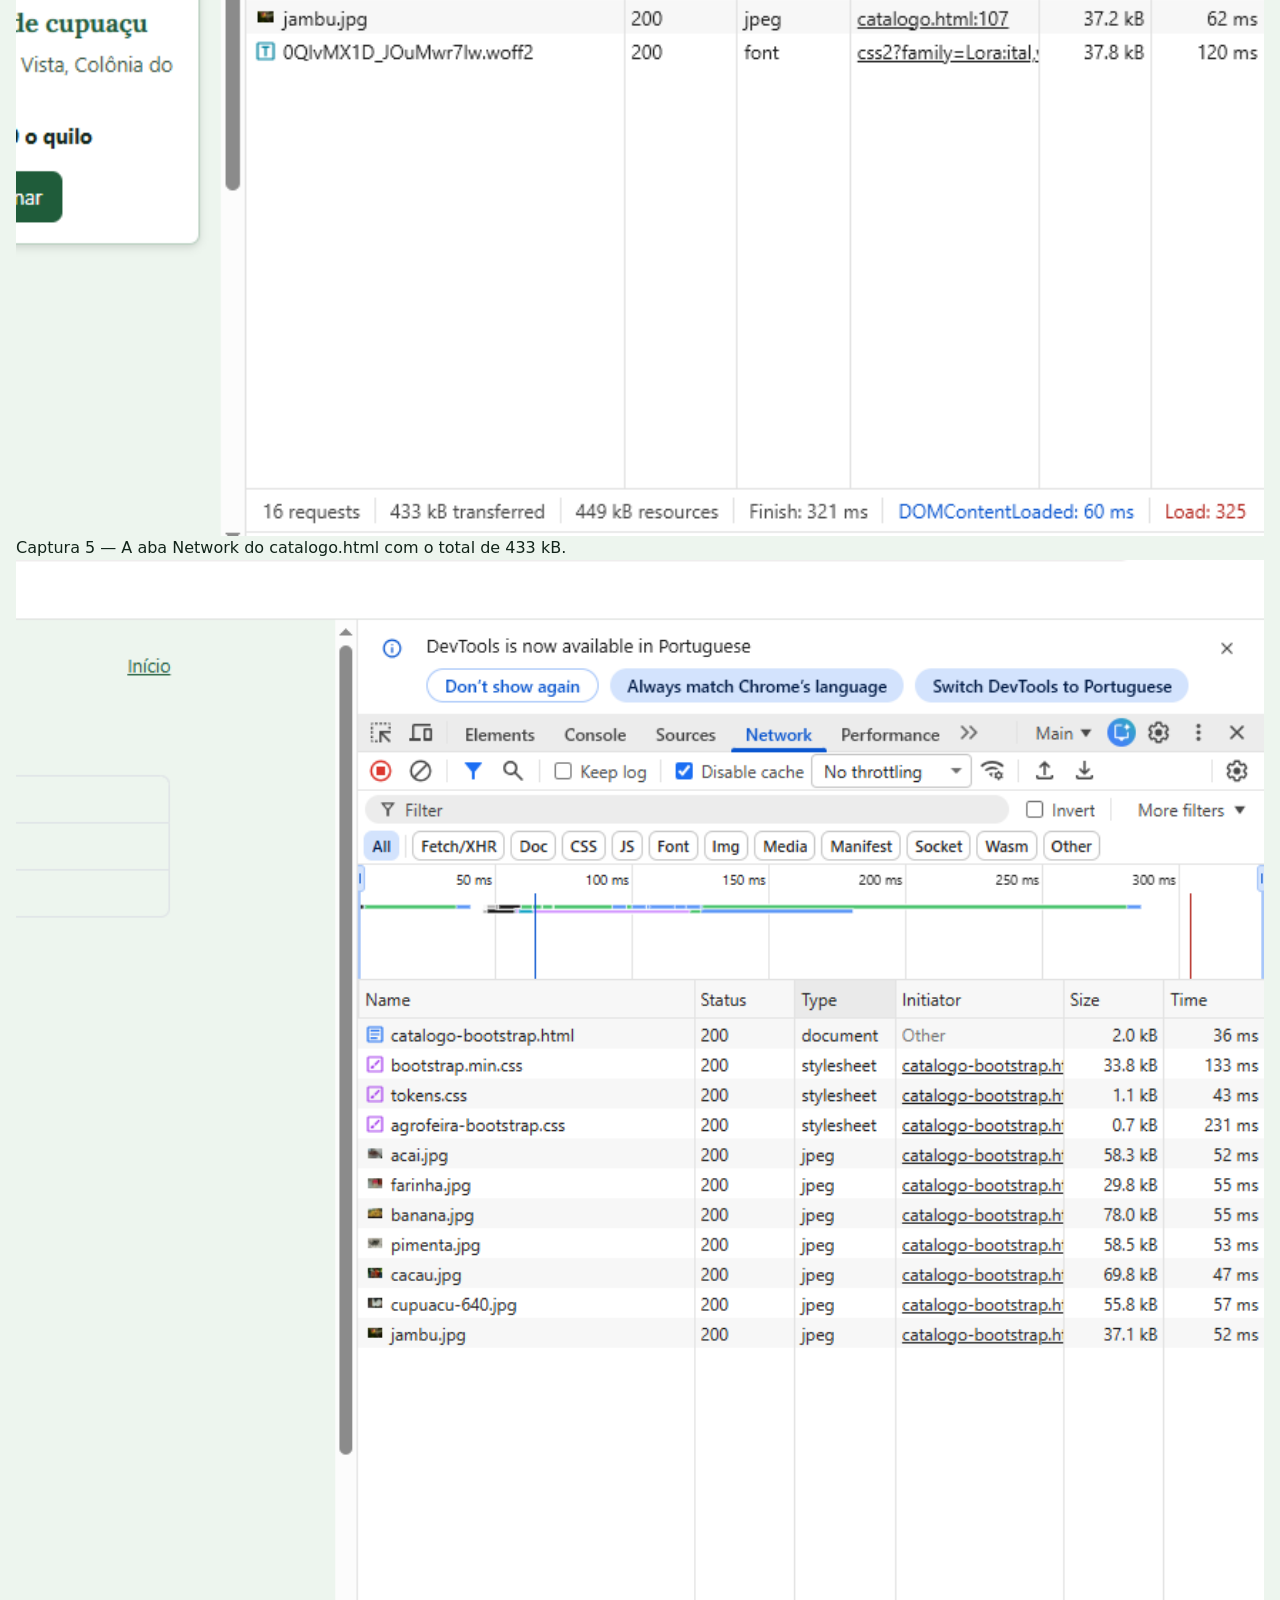
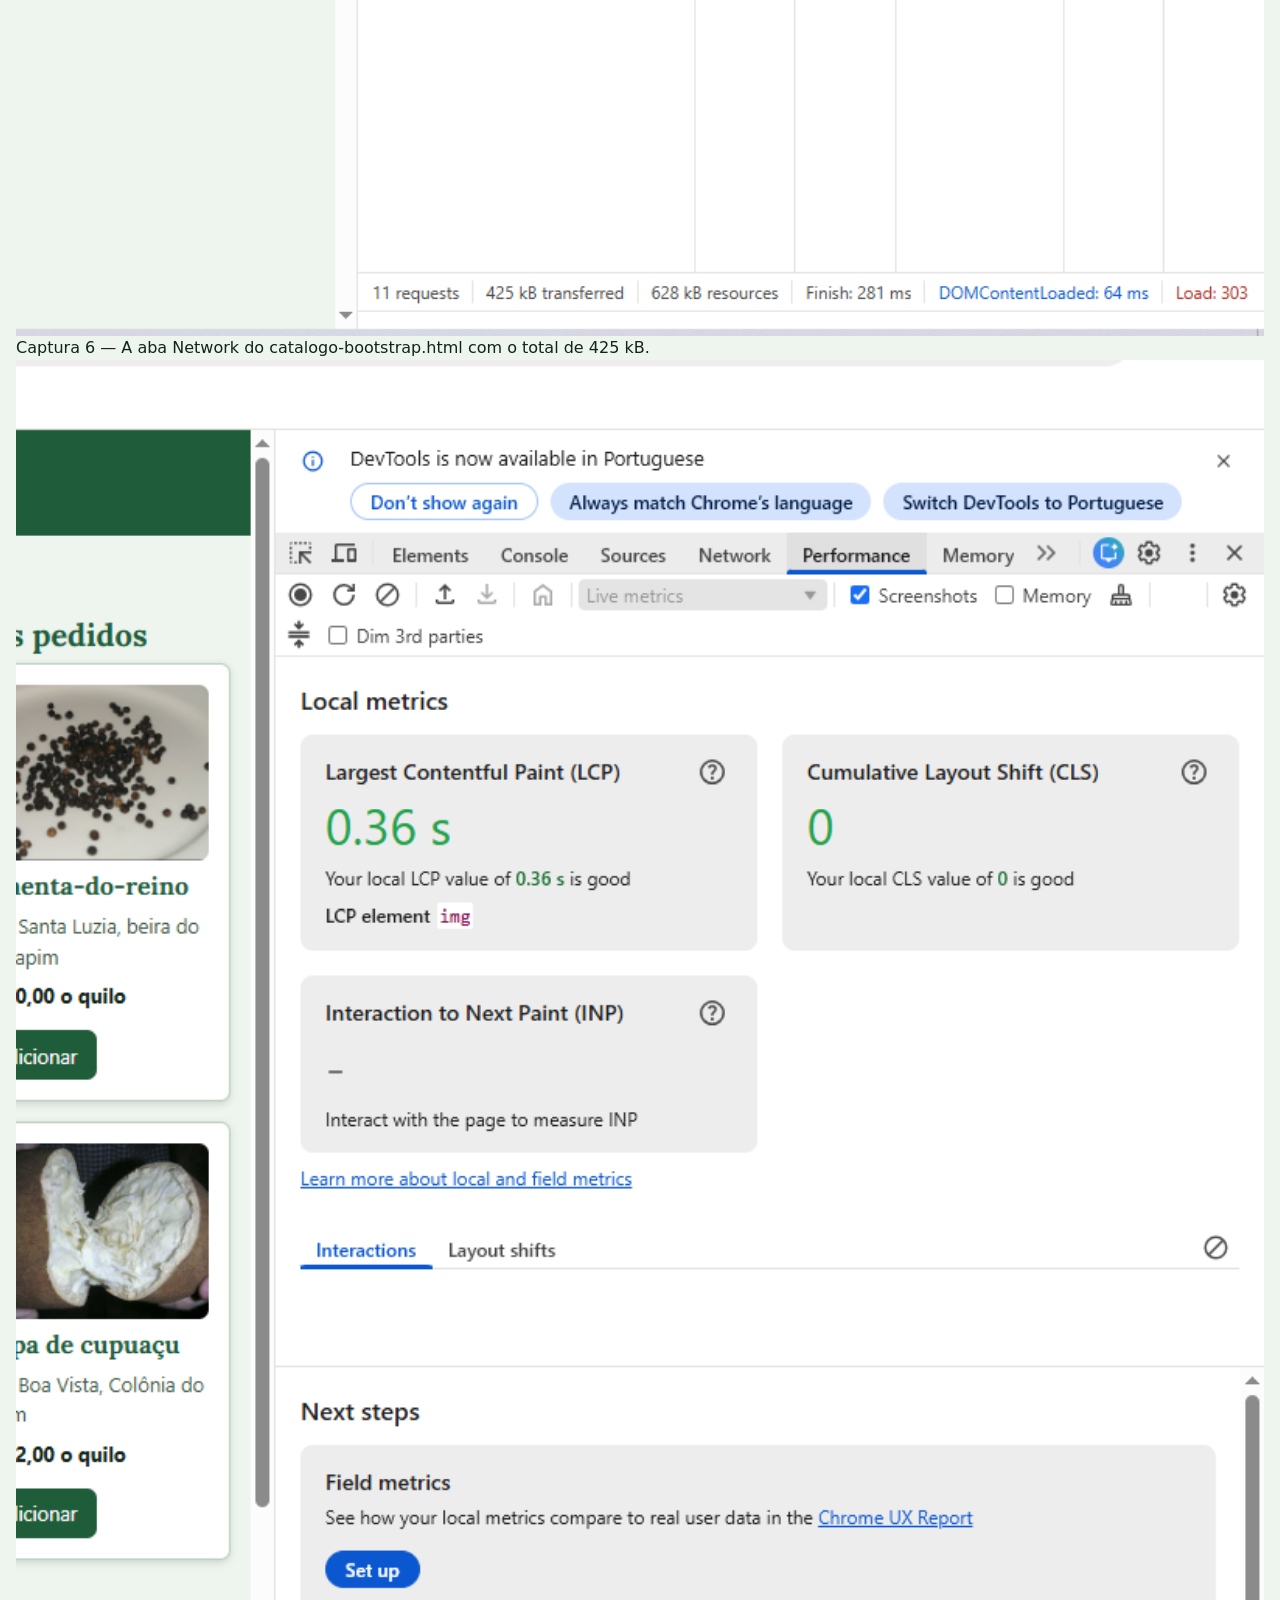
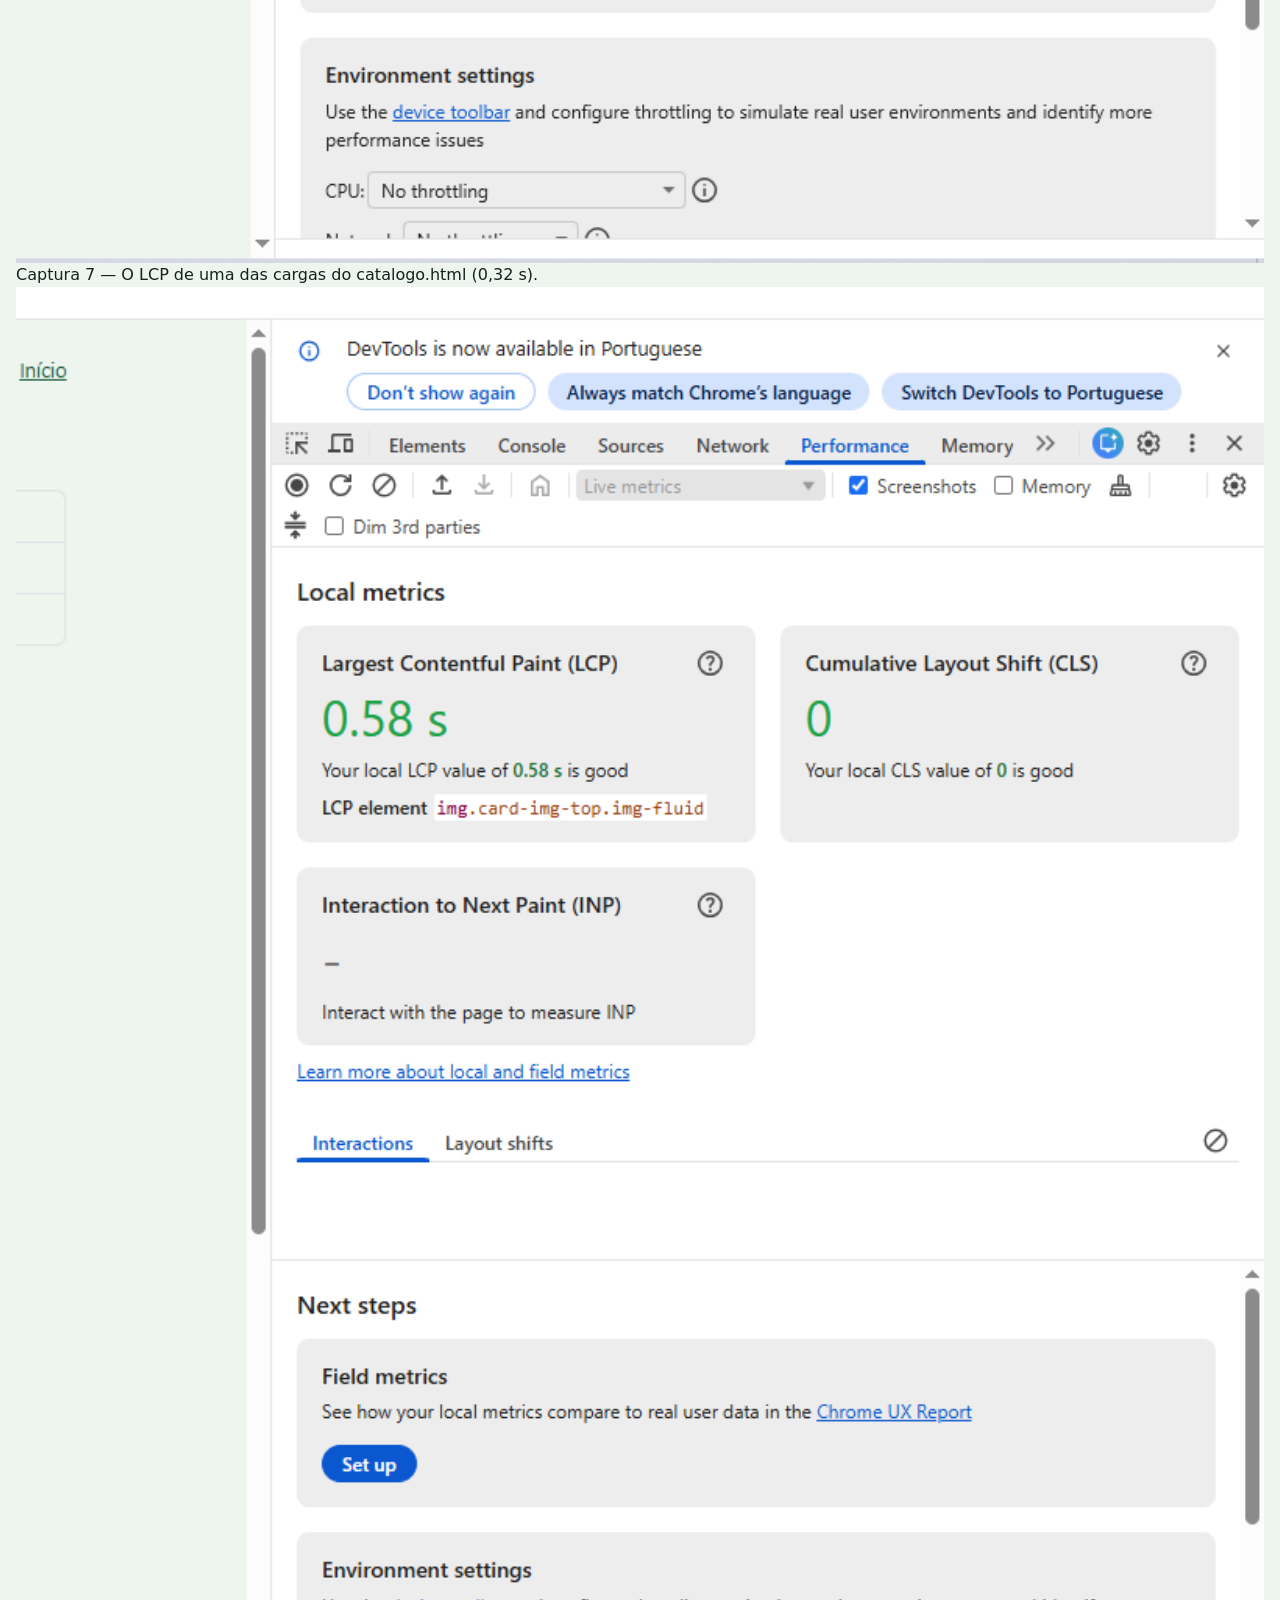
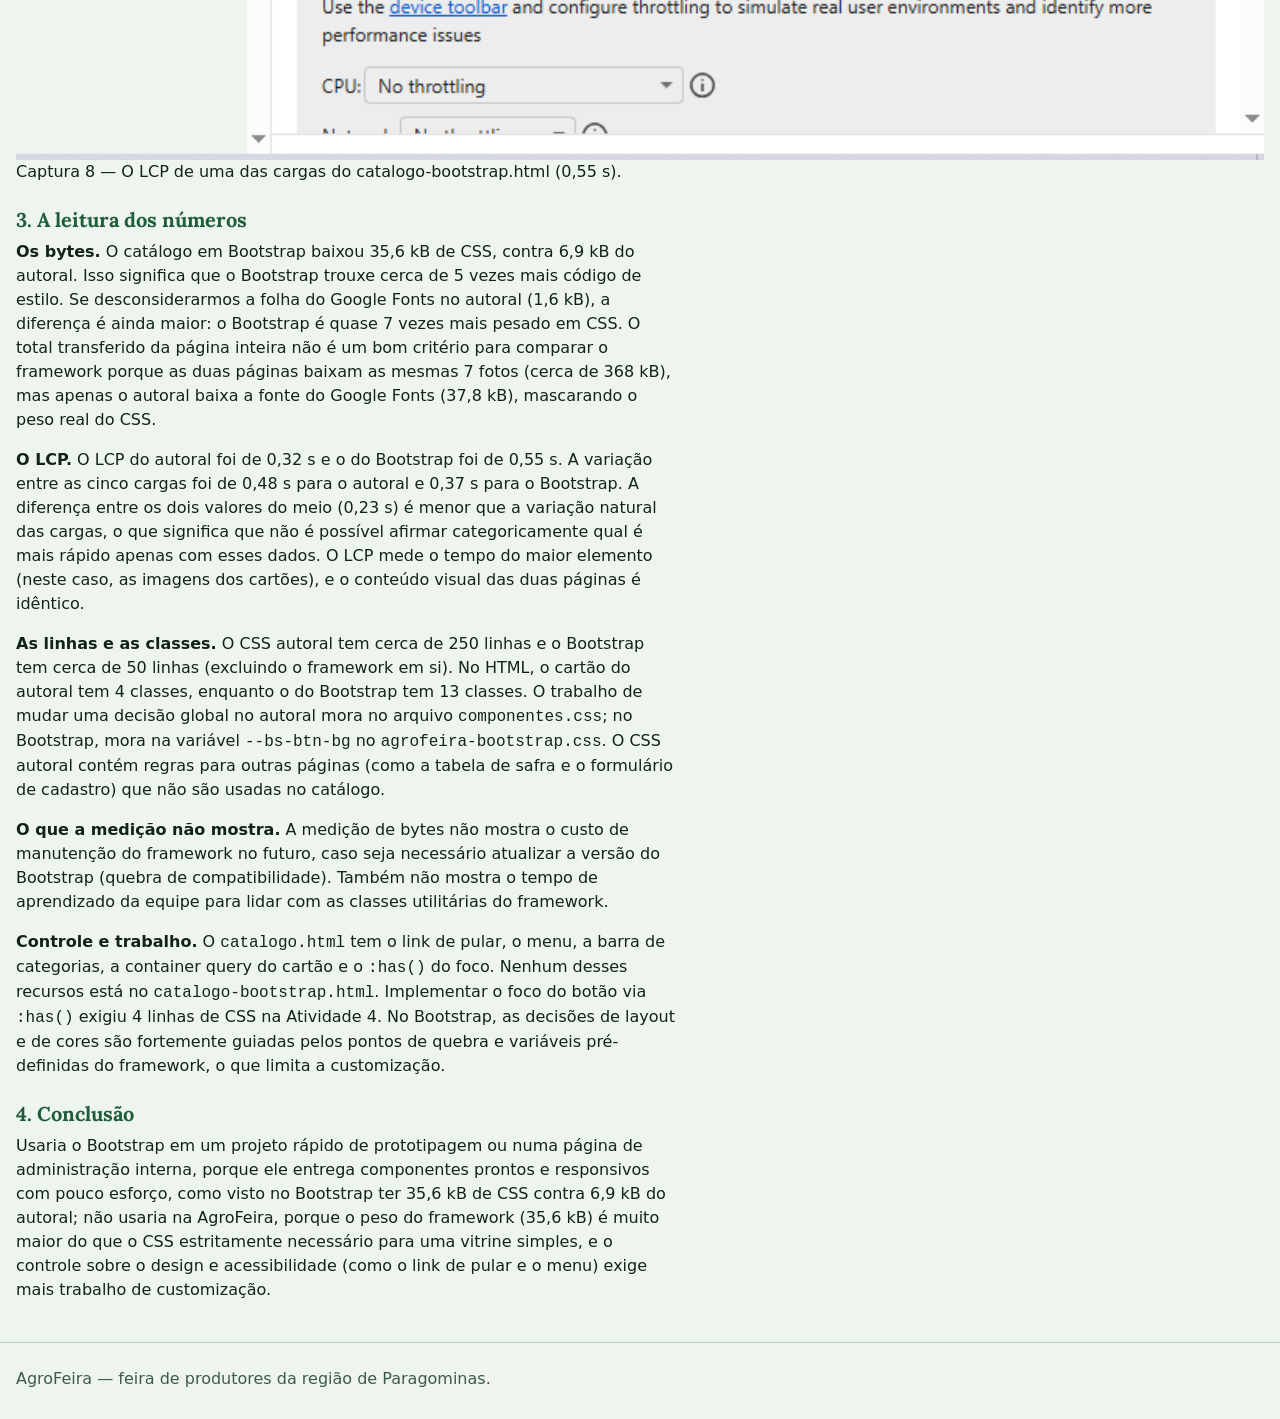
<file: comparativo.html>
<!DOCTYPE html>
<html lang="pt-BR">
<head>
    <meta charset="UTF-8">
    <meta name="viewport" content="width=device-width, initial-scale=1.0">
    <title>AgroFeira — Comparativo: CSS autoral e Bootstrap</title>
    <link rel="stylesheet" href="camadas.css">
    <link rel="preconnect" href="https://fonts.googleapis.com">
    <link rel="preconnect" href="https://fonts.gstatic.com" crossorigin>
    <link href="https://fonts.googleapis.com/css2?family=Lora:ital,wght@0,400..700;1,400..700&display=swap" rel="stylesheet">
    <link rel="stylesheet" href="reset.css">
    <link rel="stylesheet" href="tokens.css">
    <link rel="stylesheet" href="base.css">
    <link rel="stylesheet" href="componentes.css">
    <link rel="stylesheet" href="utilitarios.css">
</head>
<body>

    <a href="#conteudo" class="pular">Pular para o conteúdo</a>

    <header class="cabecalho-site">
        <h1>AgroFeira</h1>
        <nav aria-label="Principal">
            <ul class="menu">
                <li><a href="index.html">Início</a></li>
                <li><a href="catalogo.html">Catálogo</a></li>
                <li><a href="safra.html">Safra</a></li>
                <li><a href="cadastro-produtor.html">Cadastro de produtor</a></li>
                <li><a href="sobre.html">Sobre</a></li>
            </ul>
        </nav>
    </header>

    <main id="conteudo">

        <h2>Comparativo: o catálogo autoral e o catálogo em Bootstrap</h2>

        <p>Aluno: Caroline Silva  Matrícula: 2024003057.</p>
        <p>Repositório: <a href="https://github.com/carolinesilvast/agrofeira-carolinesilvast">https://github.com/carolinesilvast/agrofeira-carolinesilvast</a></p>
        
        <p>Endereços do site:</p>
        <ul>
            <li><a href="https://carolinesilvast.github.io/agrofeira-carolinesilvast/">https://carolinesilvast.github.io/agrofeira-carolinesilvast/</a></li>
            <li><a href="https://carolinesilvast.github.io/agrofeira-carolinesilvast/catalogo.html">https://carolinesilvast.github.io/agrofeira-carolinesilvast/catalogo.html</a></li>
            <li><a href="https://carolinesilvast.github.io/agrofeira-carolinesilvast/catalogo-bootstrap.html">https://carolinesilvast.github.io/agrofeira-carolinesilvast/catalogo-bootstrap.html</a></li>
        </ul>

        <h3>0. O catálogo em três larguras</h3>
        <p>Em 360 px, o catálogo em Bootstrap tem 1 coluna de cartões, a lista "Mais pedidos" não aparece e o teste de rolagem deu false.</p>
        <p>Em 768 px, o catálogo em Bootstrap tem 2 colunas de cartões, a lista "Mais pedidos" não aparece e o teste de rolagem deu false.</p>
        <p>Em 1200 px, o catálogo em Bootstrap tem 3 colunas de cartões, a lista "Mais pedidos" aparece e o teste de rolagem deu false.</p>

        <figure>
            <img src="captura-1-360.png" width="1920" height="1080" alt="Catálogo Bootstrap em tela de 360px">
            <figcaption>Captura 1 — O catálogo em Bootstrap em 360 px, com o modo dispositivo visível.</figcaption>
        </figure>

        <figure>
            <img src="captura-2-1200-antes.png" width="1920" height="1080" alt="Catálogo Bootstrap em 1200px, antes da customização">
            <figcaption>Captura 2 — O catálogo em Bootstrap em 1200 px, sem customização (botão azul).</figcaption>
        </figure>

        <h3>1. A customização</h3>
        <table class="tabela-safra">
            <caption>Variáveis do Bootstrap alteradas</caption>
            <thead>
                <tr>
                    <th scope="col">Variável alterada</th>
                    <th scope="col">Valor (token)</th>
                    <th scope="col">Por quê (o que muda na tela)</th>
                </tr>
            </thead>
            <tbody>
                <tr>
                    <th scope="row">--bs-body-bg</th>
                    <td>var(--cor-fundo)</td>
                    <td>Muda o fundo da página inteira para a cor do projeto.</td>
                </tr>
                <tr>
                    <th scope="row">--bs-link-color-rgb</th>
                    <td>var(--cor-marca-rgb)</td>
                    <td>Muda a cor do link "Início" para a cor da marca.</td>
                </tr>
                <tr>
                    <th scope="row">--bs-btn-bg / --bs-btn-hover-bg</th>
                    <td>var(--cor-marca) / var(--cor-marca-forte)</td>
                    <td>Muda o fundo do botão "Adicionar" no estado normal e com o ponteiro em cima.</td>
                </tr>
            </tbody>
        </table>

        <p><strong>Por que a --bs-primary sozinha não muda o botão:</strong> Ao inspecionar o botão no F12 (Captura 3), vimos que a regra <code>.btn-primary</code> (do arquivo <code>_buttons.scss</code>) não lê a variável global <code>--bs-primary</code>. O fundo do botão é definido pela variável local <code>--bs-btn-bg</code>, que tem um valor fixo em hexadecimal (<code>#0d6efd</code>). Para mudar a cor do botão, precisamos sobrescrever essa variável local.</p>

        <figure>
            <img src="captura-3-regra-botao.png" width="1920" height="1080" alt="Painel Styles mostrando a regra .btn-primary e a variável --bs-btn-bg">
            <figcaption>Captura 3 — A regra .btn-primary no painel Styles, mostrando o --bs-btn-bg fixo.</figcaption>
        </figure>

        <p><strong>Antes e depois:</strong> O fundo era branco de fábrica e agora é <code>--cor-fundo</code>. O botão era azul e agora é <code>--cor-marca</code>. O link "Início" era azul e agora é <code>--cor-marca</code>. Os cantos eram de 6px e agora são <code>--raio</code>.</p>

        <figure>
            <img src="captura-4-1200-depois.png" width="1920" height="1080" alt="Catálogo Bootstrap em 1200px, depois da customização">
            <figcaption>Captura 4 — O catálogo em 1200 px, com a customização aplicada (botão verde).</figcaption>
        </figure>

        <h3>2. As medições</h3>
        <p>Medi as duas páginas no endereço público, no Chrome, com a caixa Disable cache e Disable network cache marcadas, na janela com largura de 1920 px e altura de 1080 px.</p>

        <table class="tabela-safra">
            <caption>Comparação de métricas entre o catálogo autoral e o Bootstrap</caption>
            <thead>
                <tr>
                    <th scope="col">Critério</th>
                    <th scope="col">Autoral (catalogo.html)</th>
                    <th scope="col">Bootstrap (catalogo-bootstrap.html)</th>
                </tr>
            </thead>
            <tbody>
                <tr>
                    <th scope="row">CSS transferido</th>
                    <td>6,9 kB (1,6 kB do Google Fonts)</td>
                    <td>35,6 kB (33,8 kB + 1,1 kB + 0,7 kB)</td>
                </tr>
                <tr>
                    <th scope="row">Fontes</th>
                    <td>37,8 kB</td>
                    <td>0,0 kB</td>
                </tr>
                <tr>
                    <th scope="row">Imagens</th>
                    <td>368,9 kB</td>
                    <td>368,9 kB</td>
                </tr>
                <tr>
                    <th scope="row">Documento</th>
                    <td>1,8 kB</td>
                    <td>2,0 kB</td>
                </tr>
                <tr>
                    <th scope="row">Total transferido</th>
                    <td>433 kB</td>
                    <td>425 kB</td>
                </tr>
                <tr>
                    <th scope="row">LCP (mediana)</th>
                    <td>0,32 s (0.70, 0.32, 0.57, 0.27, 0.22)</td>
                    <td>0,55 s (0.55, 0.23, 0.60, 0.58, 0.36)</td>
                </tr>
                <tr>
                    <th scope="row">Linhas de CSS próprio</th>
                    <td>~250 linhas</td>
                    <td>~50 linhas (tokens + agrofeira)</td>
                </tr>
                <tr>
                    <th scope="row">Classes no cartão do açaí</th>
                    <td>4 classes em 4 elementos</td>
                    <td>13 classes em 9 elementos (sem o selo)</td>
                </tr>
            </tbody>
        </table>

        <figure>
            <img src="captura-5-rede-autoral.png" width="1920" height="1080" alt="Aba Network do catálogo autoral com os bytes transferidos">
            <figcaption>Captura 5 — A aba Network do catalogo.html com o total de 433 kB.</figcaption>
        </figure>

        <figure>
            <img src="captura-6-rede-bootstrap.png" width="1920" height="1080" alt="Aba Network do catálogo em Bootstrap com os bytes transferidos">
            <figcaption>Captura 6 — A aba Network do catalogo-bootstrap.html com o total de 425 kB.</figcaption>
        </figure>

        <figure>
            <img src="captura-7-lcp-autoral.png" width="1920" height="1080" alt="Painel Performance mostrando o LCP do catálogo autoral">
            <figcaption>Captura 7 — O LCP de uma das cargas do catalogo.html (0,32 s).</figcaption>
        </figure>

        <figure>
            <img src="captura-8-lcp-bootstrap.png" width="1920" height="1080" alt="Painel Performance mostrando o LCP do catálogo em Bootstrap">
            <figcaption>Captura 8 — O LCP de uma das cargas do catalogo-bootstrap.html (0,55 s).</figcaption>
        </figure>

        <h3>3. A leitura dos números</h3>
        
        <p><strong>Os bytes.</strong> O catálogo em Bootstrap baixou 35,6 kB de CSS, contra 6,9 kB do autoral. Isso significa que o Bootstrap trouxe cerca de 5 vezes mais código de estilo. Se desconsiderarmos a folha do Google Fonts no autoral (1,6 kB), a diferença é ainda maior: o Bootstrap é quase 7 vezes mais pesado em CSS. O total transferido da página inteira não é um bom critério para comparar o framework porque as duas páginas baixam as mesmas 7 fotos (cerca de 368 kB), mas apenas o autoral baixa a fonte do Google Fonts (37,8 kB), mascarando o peso real do CSS.</p>

        <p><strong>O LCP.</strong> O LCP do autoral foi de 0,32 s e o do Bootstrap foi de 0,55 s. A variação entre as cinco cargas foi de 0,48 s para o autoral e 0,37 s para o Bootstrap. A diferença entre os dois valores do meio (0,23 s) é menor que a variação natural das cargas, o que significa que não é possível afirmar categoricamente qual é mais rápido apenas com esses dados. O LCP mede o tempo do maior elemento (neste caso, as imagens dos cartões), e o conteúdo visual das duas páginas é idêntico.</p>

        <p><strong>As linhas e as classes.</strong> O CSS autoral tem cerca de 250 linhas e o Bootstrap tem cerca de 50 linhas (excluindo o framework em si). No HTML, o cartão do autoral tem 4 classes, enquanto o do Bootstrap tem 13 classes. O trabalho de mudar uma decisão global no autoral mora no arquivo <code>componentes.css</code>; no Bootstrap, mora na variável <code>--bs-btn-bg</code> no <code>agrofeira-bootstrap.css</code>. O CSS autoral contém regras para outras páginas (como a tabela de safra e o formulário de cadastro) que não são usadas no catálogo.</p>

        <p><strong>O que a medição não mostra.</strong> A medição de bytes não mostra o custo de manutenção do framework no futuro, caso seja necessário atualizar a versão do Bootstrap (quebra de compatibilidade). Também não mostra o tempo de aprendizado da equipe para lidar com as classes utilitárias do framework.</p>

        <p><strong>Controle e trabalho.</strong> O <code>catalogo.html</code> tem o link de pular, o menu, a barra de categorias, a container query do cartão e o <code>:has()</code> do foco. Nenhum desses recursos está no <code>catalogo-bootstrap.html</code>. Implementar o foco do botão via <code>:has()</code> exigiu 4 linhas de CSS na Atividade 4. No Bootstrap, as decisões de layout e de cores são fortemente guiadas pelos pontos de quebra e variáveis pré-definidas do framework, o que limita a customização.</p>

        <h3>4. Conclusão</h3>
        <p>Usaria o Bootstrap em um projeto rápido de prototipagem ou numa página de administração interna, porque ele entrega componentes prontos e responsivos com pouco esforço, como visto no Bootstrap ter 35,6 kB de CSS contra 6,9 kB do autoral; não usaria na AgroFeira, porque o peso do framework (35,6 kB) é muito maior do que o CSS estritamente necessário para uma vitrine simples, e o controle sobre o design e acessibilidade (como o link de pular e o menu) exige mais trabalho de customização.</p>

    </main>

    <footer class="rodape-site">
        <p>AgroFeira — feira de produtores da região de Paragominas.</p>
    </footer>

</body>
</html>
</file>
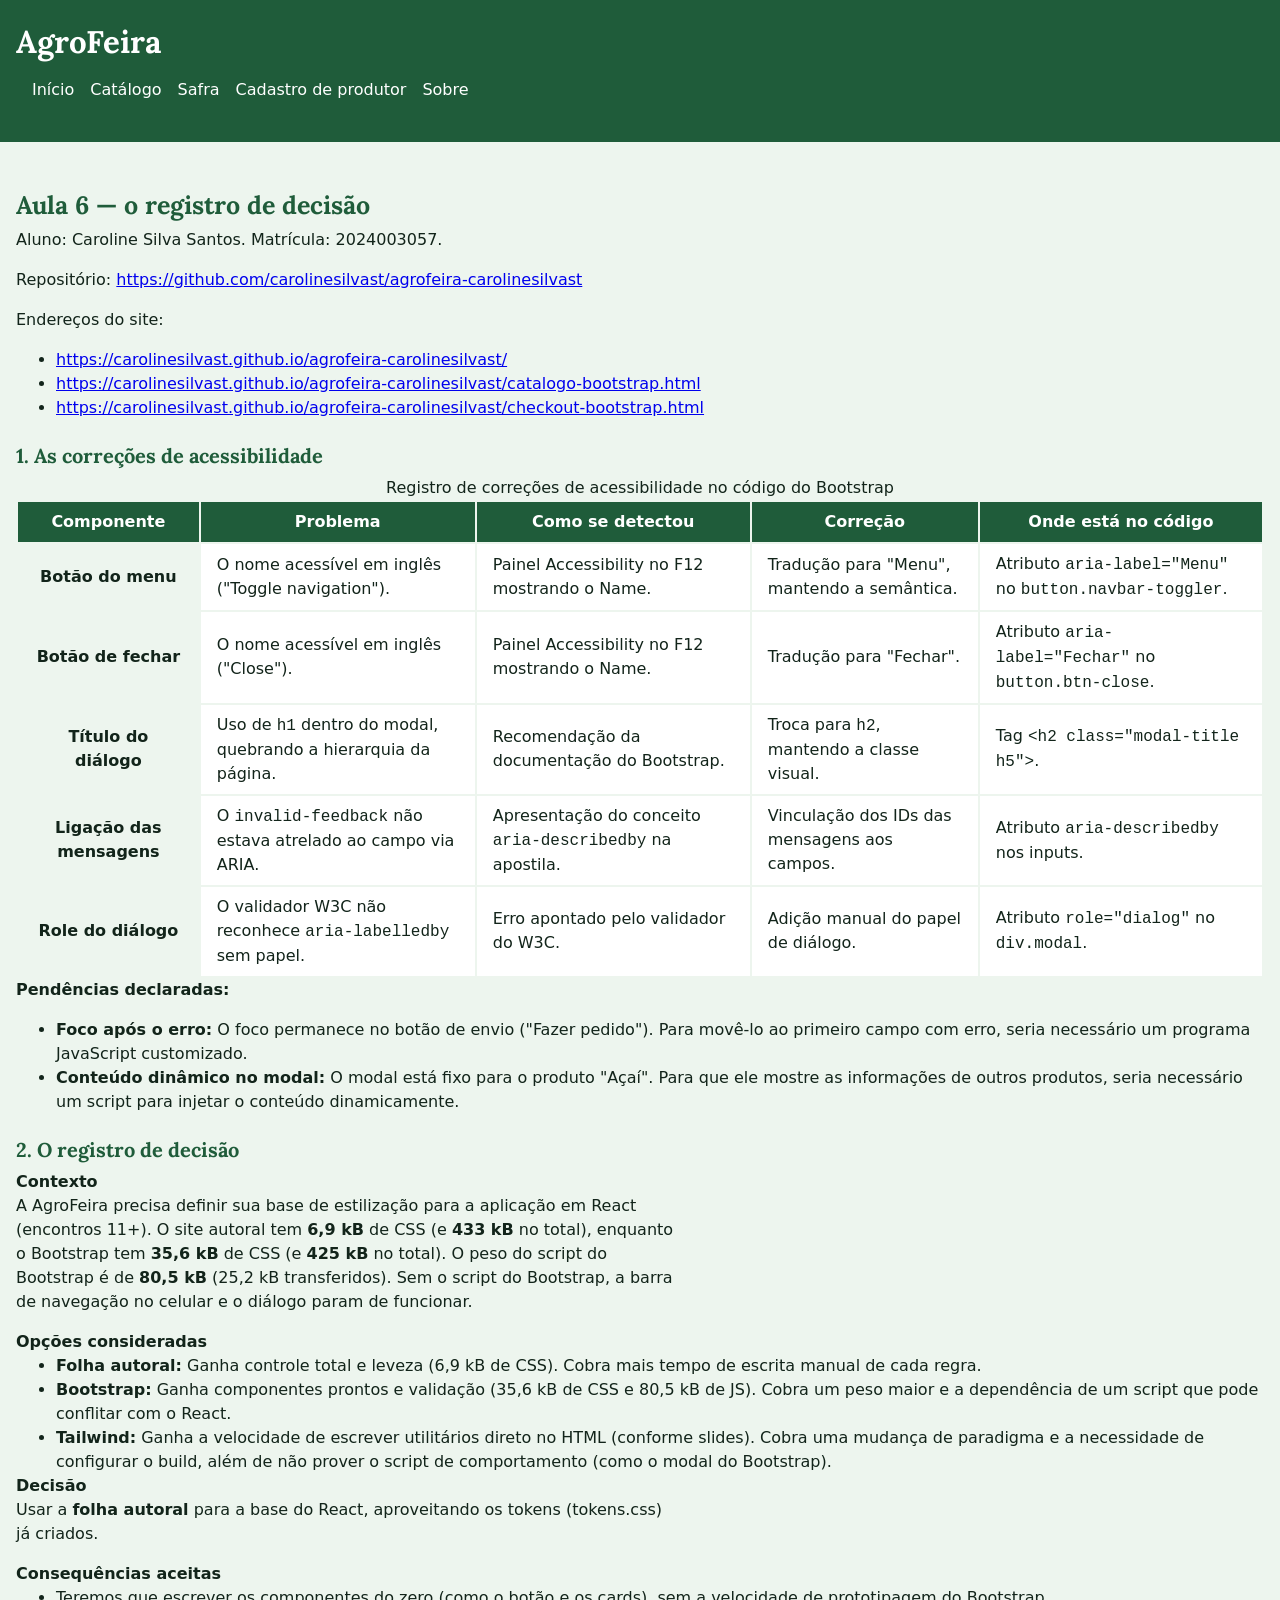
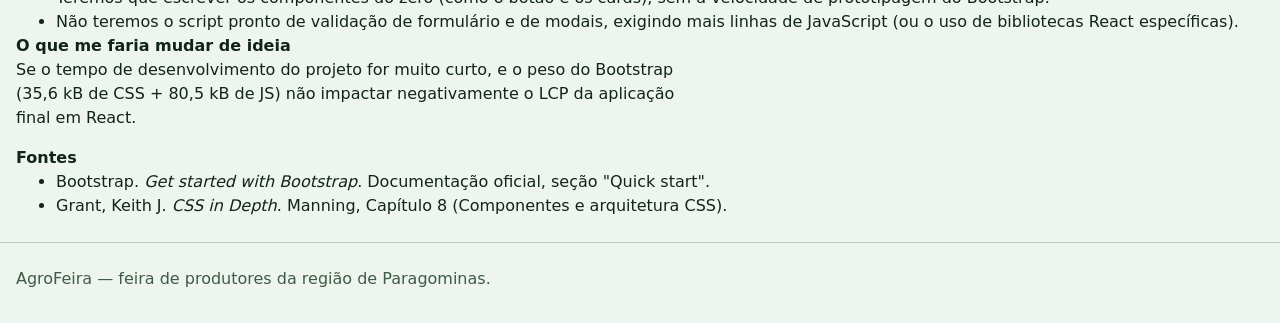
<file: decisao.html>
<!DOCTYPE html>
<html lang="pt-BR">
<head>
    <meta charset="UTF-8">
    <meta name="viewport" content="width=device-width, initial-scale=1.0">
    <title>AgroFeira — Registro de Decisão</title>
    <link rel="stylesheet" href="camadas.css">
    <link rel="preconnect" href="https://fonts.googleapis.com">
    <link rel="preconnect" href="https://fonts.gstatic.com" crossorigin>
    <link href="https://fonts.googleapis.com/css2?family=Lora:ital,wght@0,400..700;1,400..700&display=swap" rel="stylesheet">
    <link rel="stylesheet" href="reset.css">
    <link rel="stylesheet" href="tokens.css">
    <link rel="stylesheet" href="base.css">
    <link rel="stylesheet" href="componentes.css">
    <link rel="stylesheet" href="utilitarios.css">
</head>
<body>

    <a href="#conteudo" class="pular">Pular para o conteúdo</a>

    <header class="cabecalho-site">
        <h1>AgroFeira</h1>
        <nav aria-label="Principal">
            <ul class="menu">
                <li><a href="index.html">Início</a></li>
                <li><a href="catalogo.html">Catálogo</a></li>
                <li><a href="safra.html">Safra</a></li>
                <li><a href="cadastro-produtor.html">Cadastro de produtor</a></li>
                <li><a href="sobre.html">Sobre</a></li>
            </ul>
        </nav>
    </header>

    <main id="conteudo">

        <h2>Aula 6 — o registro de decisão</h2>

        <p>Aluno: Caroline Silva Santos. Matrícula: 2024003057.</p>
        <p>Repositório: <a href="https://github.com/carolinesilvast/agrofeira-carolinesilvast">https://github.com/carolinesilvast/agrofeira-carolinesilvast</a></p>
        
        <p>Endereços do site:</p>
        <ul>
            <li><a href="https://carolinesilvast.github.io/agrofeira-carolinesilvast/">https://carolinesilvast.github.io/agrofeira-carolinesilvast/</a></li>
            <li><a href="https://carolinesilvast.github.io/agrofeira-carolinesilvast/catalogo-bootstrap.html">https://carolinesilvast.github.io/agrofeira-carolinesilvast/catalogo-bootstrap.html</a></li>
            <li><a href="https://carolinesilvast.github.io/agrofeira-carolinesilvast/checkout-bootstrap.html">https://carolinesilvast.github.io/agrofeira-carolinesilvast/checkout-bootstrap.html</a></li>
        </ul>

        <h3>1. As correções de acessibilidade</h3>
        
        <table class="tabela-safra">
            <caption>Registro de correções de acessibilidade no código do Bootstrap</caption>
            <thead>
                <tr>
                    <th scope="col">Componente</th>
                    <th scope="col">Problema</th>
                    <th scope="col">Como se detectou</th>
                    <th scope="col">Correção</th>
                    <th scope="col">Onde está no código</th>
                </tr>
            </thead>
            <tbody>
                <tr>
                    <th scope="row">Botão do menu</th>
                    <td>O nome acessível em inglês ("Toggle navigation").</td>
                    <td>Painel Accessibility no F12 mostrando o Name.</td>
                    <td>Tradução para "Menu", mantendo a semântica.</td>
                    <td>Atributo <code>aria-label="Menu"</code> no <code>button.navbar-toggler</code>.</td>
                </tr>
                <tr>
                    <th scope="row">Botão de fechar</th>
                    <td>O nome acessível em inglês ("Close").</td>
                    <td>Painel Accessibility no F12 mostrando o Name.</td>
                    <td>Tradução para "Fechar".</td>
                    <td>Atributo <code>aria-label="Fechar"</code> no <code>button.btn-close</code>.</td>
                </tr>
                <tr>
                    <th scope="row">Título do diálogo</th>
                    <td>Uso de <code>h1</code> dentro do modal, quebrando a hierarquia da página.</td>
                    <td>Recomendação da documentação do Bootstrap.</td>
                    <td>Troca para <code>h2</code>, mantendo a classe visual.</td>
                    <td>Tag <code>&lt;h2 class="modal-title h5"&gt;</code>.</td>
                </tr>
                <tr>
                    <th scope="row">Ligação das mensagens</th>
                    <td>O <code>invalid-feedback</code> não estava atrelado ao campo via ARIA.</td>
                    <td>Apresentação do conceito <code>aria-describedby</code> na apostila.</td>
                    <td>Vinculação dos IDs das mensagens aos campos.</td>
                    <td>Atributo <code>aria-describedby</code> nos inputs.</td>
                </tr>
                <tr>
                    <th scope="row">Role do diálogo</th>
                    <td>O validador W3C não reconhece <code>aria-labelledby</code> sem papel.</td>
                    <td>Erro apontado pelo validador do W3C.</td>
                    <td>Adição manual do papel de diálogo.</td>
                    <td>Atributo <code>role="dialog"</code> no <code>div.modal</code>.</td>
                </tr>
            </tbody>
        </table>

        <p><strong>Pendências declaradas:</strong></p>
        <ul>
            <li><strong>Foco após o erro:</strong> O foco permanece no botão de envio ("Fazer pedido"). Para movê-lo ao primeiro campo com erro, seria necessário um programa JavaScript customizado.</li>
            <li><strong>Conteúdo dinâmico no modal:</strong> O modal está fixo para o produto "Açaí". Para que ele mostre as informações de outros produtos, seria necessário um script para injetar o conteúdo dinamicamente.</li>
        </ul>

        <h3>2. O registro de decisão</h3>

        <h4>Contexto</h4>
        <p>A AgroFeira precisa definir sua base de estilização para a aplicação em React (encontros 11+). O site autoral tem <strong>6,9 kB</strong> de CSS (e <strong>433 kB</strong> no total), enquanto o Bootstrap tem <strong>35,6 kB</strong> de CSS (e <strong>425 kB</strong> no total). O peso do script do Bootstrap é de <strong>80,5 kB</strong> (25,2 kB transferidos). Sem o script do Bootstrap, a barra de navegação no celular e o diálogo param de funcionar.</p>

        <h4>Opções consideradas</h4>
        <ul>
            <li><strong>Folha autoral:</strong> Ganha controle total e leveza (6,9 kB de CSS). Cobra mais tempo de escrita manual de cada regra.</li>
            <li><strong>Bootstrap:</strong> Ganha componentes prontos e validação (35,6 kB de CSS e 80,5 kB de JS). Cobra um peso maior e a dependência de um script que pode conflitar com o React.</li>
            <li><strong>Tailwind:</strong> Ganha a velocidade de escrever utilitários direto no HTML (conforme slides). Cobra uma mudança de paradigma e a necessidade de configurar o build, além de não prover o script de comportamento (como o modal do Bootstrap).</li>
        </ul>

        <h4>Decisão</h4>
        <p>Usar a <strong>folha autoral</strong> para a base do React, aproveitando os tokens (tokens.css) já criados.</p>

        <h4>Consequências aceitas</h4>
        <ul>
            <li>Teremos que escrever os componentes do zero (como o botão e os cards), sem a velocidade de prototipagem do Bootstrap.</li>
            <li>Não teremos o script pronto de validação de formulário e de modais, exigindo mais linhas de JavaScript (ou o uso de bibliotecas React específicas).</li>
        </ul>

        <h4>O que me faria mudar de ideia</h4>
        <p>Se o tempo de desenvolvimento do projeto for muito curto, e o peso do Bootstrap (35,6 kB de CSS + 80,5 kB de JS) não impactar negativamente o LCP da aplicação final em React.</p>

        <h4>Fontes</h4>
        <ul>
            <li>Bootstrap. <em>Get started with Bootstrap</em>. Documentação oficial, seção "Quick start".</li>
            <li>Grant, Keith J. <em>CSS in Depth</em>. Manning, Capítulo 8 (Componentes e arquitetura CSS).</li>
        </ul>

    </main>

    <footer class="rodape-site">
        <p>AgroFeira — feira de produtores da região de Paragominas.</p>
    </footer>

</body>
</html>
</file>
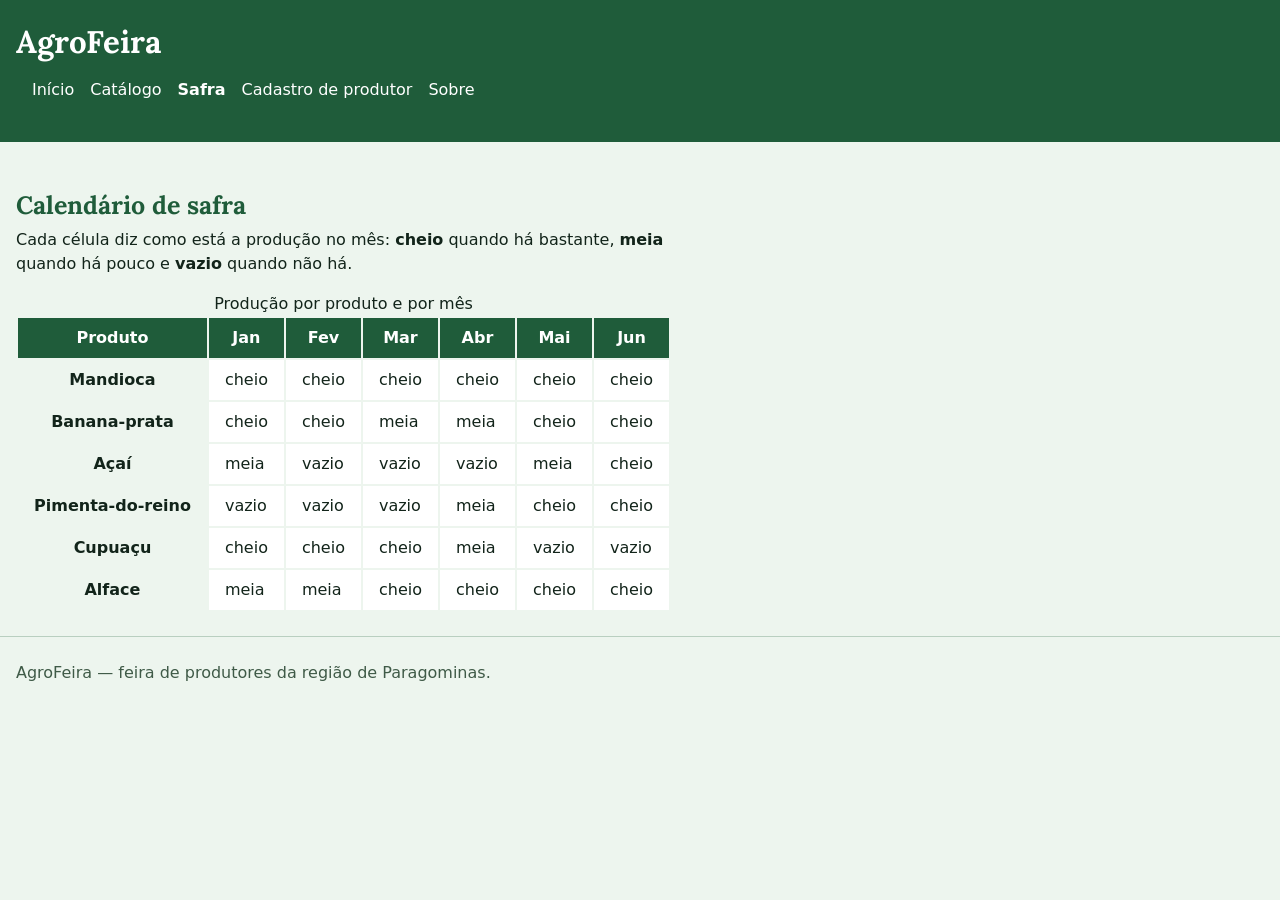
<file: safra.html>
<!DOCTYPE html>
<html lang="pt-BR">
<head>
    <meta charset="UTF-8">
    <meta name="viewport" content="width=device-width, initial-scale=1.0">
    <title>AgroFeira — Safra</title>
    <link rel="stylesheet" href="camadas.css">
    <link rel="preconnect" href="https://fonts.googleapis.com">
    <link rel="preconnect" href="https://fonts.gstatic.com" crossorigin>
    <link href="https://fonts.googleapis.com/css2?family=Lora:ital,wght@0,400..700;1,400..700&display=swap" rel="stylesheet">
    <link rel="stylesheet" href="reset.css">
    <link rel="stylesheet" href="tokens.css">
    <link rel="stylesheet" href="base.css">
    <link rel="stylesheet" href="componentes.css">
    <link rel="stylesheet" href="utilitarios.css">
</head>
<body>

    <a href="#conteudo" class="pular">Pular para o conteúdo</a>

    <header class="cabecalho-site">
        <h1>AgroFeira</h1>
        <nav aria-label="Principal">
            <ul class="menu">
                <li><a href="index.html">Início</a></li>
                <li><a href="catalogo.html">Catálogo</a></li>
                <li><a href="safra.html" aria-current="page">Safra</a></li>
                <li><a href="cadastro-produtor.html">Cadastro de produtor</a></li>
                <li><a href="sobre.html">Sobre</a></li>
            </ul>
        </nav>
    </header>

    <main id="conteudo">

        <h2>Calendário de safra</h2>

        <p id="legenda-safra">Cada célula diz como está a produção no mês: <strong>cheio</strong> quando há bastante, <strong>meia</strong> quando há pouco e <strong>vazio</strong> quando não há.</p>

        <table class="tabela-safra" aria-describedby="legenda-safra">
            <caption>Produção por produto e por mês</caption>
            <thead>
                <tr>
                    <th scope="col">Produto</th>
                    <th scope="col">Jan</th>
                    <th scope="col">Fev</th>
                    <th scope="col">Mar</th>
                    <th scope="col">Abr</th>
                    <th scope="col">Mai</th>
                    <th scope="col">Jun</th>
                </tr>
            </thead>
            <tbody>
                <tr>
                    <th scope="row">Mandioca</th>
                    <td>cheio</td><td>cheio</td><td>cheio</td><td>cheio</td><td>cheio</td><td>cheio</td>
                </tr>
                <tr>
                    <th scope="row">Banana-prata</th>
                    <td>cheio</td><td>cheio</td><td>meia</td><td>meia</td><td>cheio</td><td>cheio</td>
                </tr>
                <tr>
                    <th scope="row">Açaí</th>
                    <td>meia</td><td>vazio</td><td>vazio</td><td>vazio</td><td>meia</td><td>cheio</td>
                </tr>
                <tr>
                    <th scope="row">Pimenta-do-reino</th>
                    <td>vazio</td><td>vazio</td><td>vazio</td><td>meia</td><td>cheio</td><td>cheio</td>
                </tr>
                <tr>
                    <th scope="row">Cupuaçu</th>
                    <td>cheio</td><td>cheio</td><td>cheio</td><td>meia</td><td>vazio</td><td>vazio</td>
                </tr>
                <tr>
                    <th scope="row">Alface</th>
                    <td>meia</td><td>meia</td><td>cheio</td><td>cheio</td><td>cheio</td><td>cheio</td>
                </tr>
            </tbody>
        </table>

    </main>

    <footer class="rodape-site">
        <p>AgroFeira — feira de produtores da região de Paragominas.</p>
    </footer>

</body>
</html>
</file>
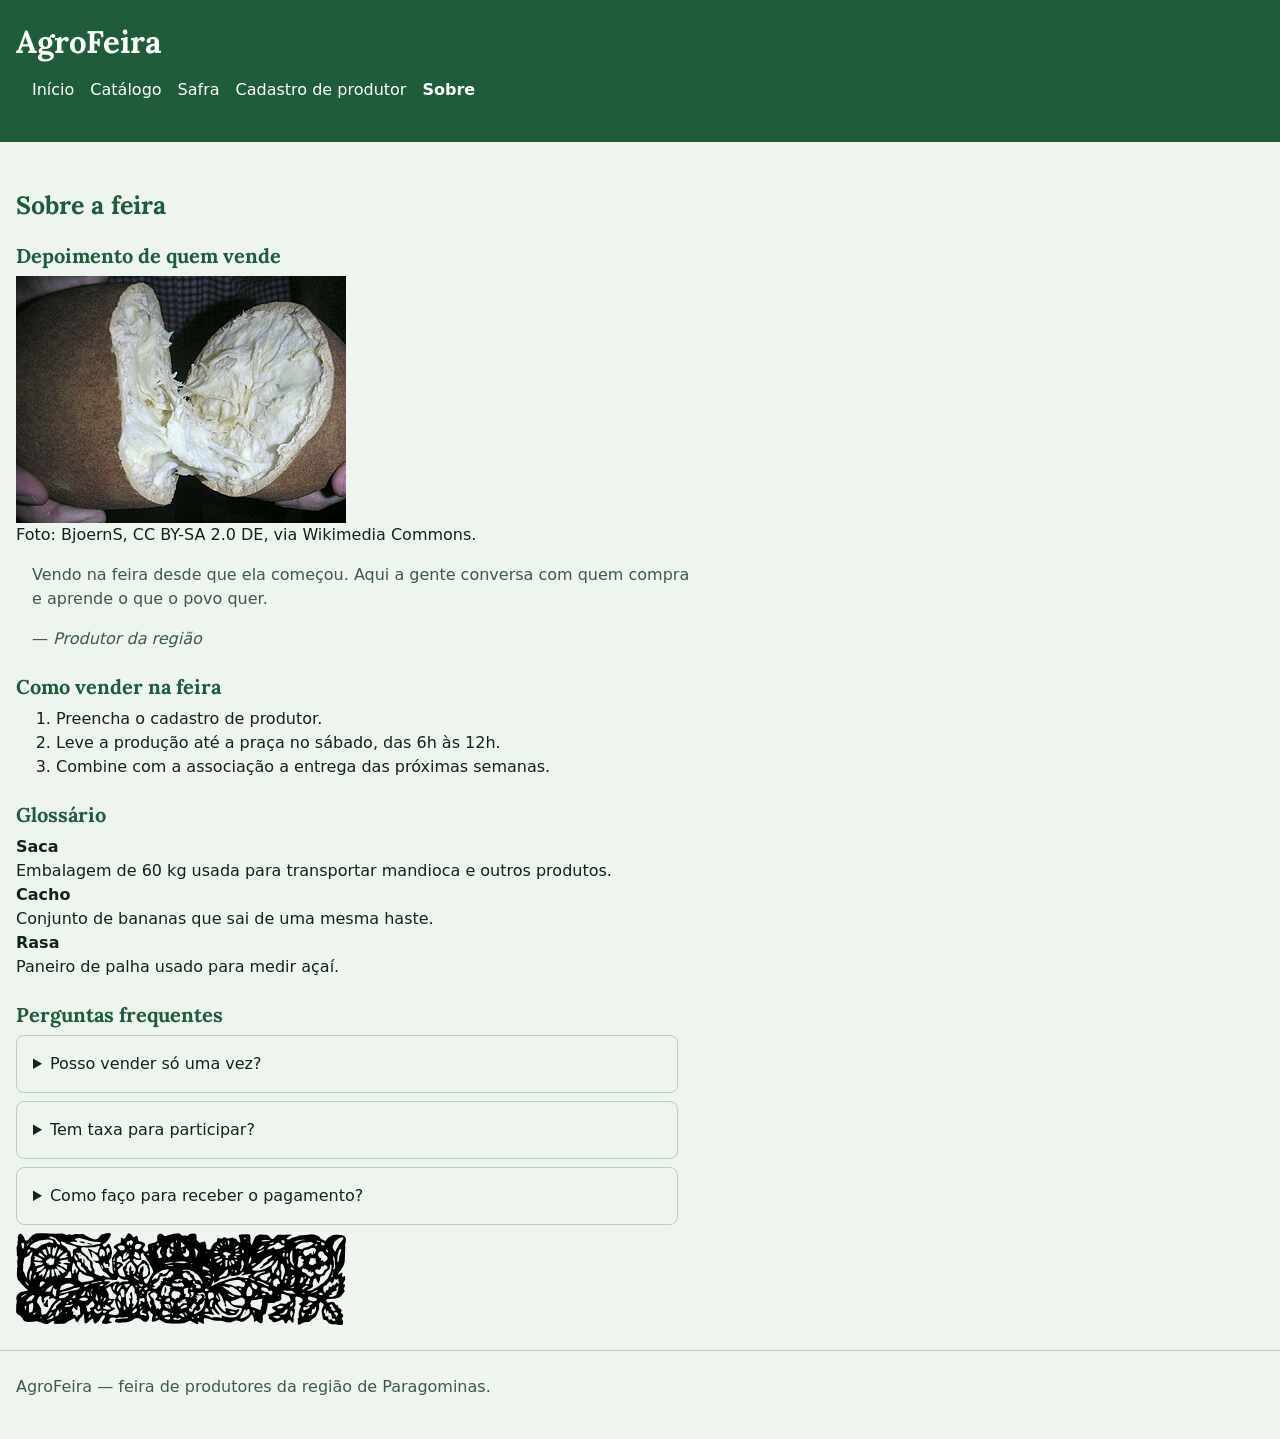
<file: sobre.html>
<!DOCTYPE html>
<html lang="pt-BR">
<head>
    <meta charset="UTF-8">
    <meta name="viewport" content="width=device-width, initial-scale=1.0">
    <title>AgroFeira — Sobre</title>
    <link rel="stylesheet" href="camadas.css">
    <link rel="preconnect" href="https://fonts.googleapis.com">
    <link rel="preconnect" href="https://fonts.gstatic.com" crossorigin>
    <link href="https://fonts.googleapis.com/css2?family=Lora:ital,wght@0,400..700;1,400..700&display=swap" rel="stylesheet">
    <link rel="stylesheet" href="reset.css">
    <link rel="stylesheet" href="tokens.css">
    <link rel="stylesheet" href="base.css">
    <link rel="stylesheet" href="componentes.css">
    <link rel="stylesheet" href="utilitarios.css">
</head>
<body>

    <a href="#conteudo" class="pular">Pular para o conteúdo</a>

    <header class="cabecalho-site">
        <h1>AgroFeira</h1>
        <nav aria-label="Principal">
            <ul class="menu">
                <li><a href="index.html">Início</a></li>
                <li><a href="catalogo.html">Catálogo</a></li>
                <li><a href="safra.html">Safra</a></li>
                <li><a href="cadastro-produtor.html">Cadastro de produtor</a></li>
                <li><a href="sobre.html" aria-current="page">Sobre</a></li>
            </ul>
        </nav>
    </header>

    <main id="conteudo">

        <h2>Sobre a feira</h2>

        <article>
            <h3>Depoimento de quem vende</h3>
            <img src="cupuacu.jpg" width="330" height="247" loading="lazy"
                 alt="Cupuaçu cortado ao meio, mostrando a polpa branca e as sementes.">
            <p>Foto: BjoernS, CC BY-SA 2.0 DE, via Wikimedia Commons.</p>
            <blockquote>
                <p>Vendo na feira desde que ela começou. Aqui a gente conversa com quem compra e aprende o que o povo quer.</p>
                <footer>— <cite>Produtor da região</cite></footer>
            </blockquote>
        </article>

        <section>
            <h3>Como vender na feira</h3>
            <ol>
                <li>Preencha o cadastro de produtor.</li>
                <li>Leve a produção até a praça no sábado, das 6h às 12h.</li>
                <li>Combine com a associação a entrega das próximas semanas.</li>
            </ol>
        </section>

        <section>
            <h3>Glossário</h3>
            <dl>
                <dt>Saca</dt>
                <dd>Embalagem de 60 kg usada para transportar mandioca e outros produtos.</dd>
                <dt>Cacho</dt>
                <dd>Conjunto de bananas que sai de uma mesma haste.</dd>
                <dt>Rasa</dt>
                <dd>Paneiro de palha usado para medir açaí.</dd>
            </dl>
        </section>

        <section>
            <h3>Perguntas frequentes</h3>

            <details class="pergunta" name="faq">
                <summary>Posso vender só uma vez?</summary>
                <p>Sim. O cadastro vale para quantas semanas você quiser participar.</p>
            </details>

            <details class="pergunta" name="faq">
                <summary>Tem taxa para participar?</summary>
                <p>Não. A feira é organizada pela associação dos produtores da região.</p>
            </details>

            <details class="pergunta" name="faq">
                <summary>Como faço para receber o pagamento?</summary>
                <p>O pagamento é feito direto pelo cliente, no dia da feira.</p>
            </details>
        </section>

        <img src="enfeite.png" width="330" height="93" alt="">

    </main>

    <footer class="rodape-site">
        <p>AgroFeira — feira de produtores da região de Paragominas.</p>
    </footer>

</body>
</html>
</file>
<file: camadas.css>
@layer reset, base, componentes, utilitarios;
</file>
<file: tokens.css>
@layer base {

:root {
  color-scheme: light dark;

  --cor-texto: #12241A;              /* texto sobre fundo: 13.7:1 — AA e AAA */
  --cor-texto-suave: #3F5A47;        /* texto suave sobre fundo: 7.4:1 — AA e AAA */
                                     /* texto suave sobre superfície: 7.4:1 — AA e AAA */
  --cor-fundo: #EDF5EE;
  --cor-superficie: #FFFFFF;
  --cor-sobre-marca: #FFFFFF;        /* sobre a marca em cima da marca: 9.5:1 — AA e AAA */
  --cor-marca: #1F5C3A;
  --cor-marca-rgb: 31, 92, 58;
  --cor-borda: #B9CFC0;

  --cor-foco: #0B3F8A;               /* foco sobre fundo: 8.6:1 — 3:1+ exigido */
                                     /* foco sobre superfície: 8.6:1 — 3:1+ exigido */
  --cor-marca-forte: #0F3A22;        /* texto sobre a marca-forte: 11.2:1 — AA e AAA */
  --cor-marca-forte-rgb: 15, 58, 34;

  --fonte-texto: system-ui, -apple-system, "Segoe UI", Roboto, sans-serif;
  --fonte-titulo: "Lora", serif;
  --tamanho-texto: 1rem;

  /* Escala modular: multiplicador 1.25 */
  --tamanho-h3: 1.25rem;
  --tamanho-h2: 1.563rem;
  --tamanho-h1: 1.953rem;

  --espaco-1: 0.5rem;
  --espaco-2: 1rem;
  --espaco-3: 1.5rem;
  --espaco-4: 2.5rem;

  --raio: 8px;
  --sombra: 0 2px 6px rgb(0 0 0 / 0.12);
}

@media (prefers-color-scheme: dark) {
  :root {
    --cor-texto: #E6F1E8;              /* texto sobre fundo: 13.2:1 — AA e AAA */
    --cor-texto-suave: #B4C7B9;        /* texto suave sobre fundo: 8.6:1 — AA e AAA */
                                       /* texto suave sobre superfície: 6.9:1 — AA e AAA */
    --cor-fundo: #10221A;
    --cor-superficie: #1B3527;         /* marca sobre superfície: 4.8:1 — AA */
    --cor-sobre-marca: #0B1A12;        /* sobre a marca em cima da marca: 8.4:1 — AA e AAA */
    --cor-marca: #A8D5B6;
    --cor-marca-rgb: 168, 213, 182;
    --cor-borda: #2C4A38;

    --cor-foco: #F2C94C;               /* foco sobre fundo: 11.8:1 — 3:1+ exigido */
                                       /* foco sobre superfície: 8.2:1 — 3:1+ exigido */
    --cor-marca-forte: #C9E7D2;        /* texto sobre a marca-forte: 11.5:1 — AA e AAA */
    --cor-marca-forte-rgb: 201, 231, 210;
  }
}

}
</file>
<file: base.css>
@layer base {

body {
  background-color: var(--cor-fundo);
  color: var(--cor-texto);
  font-family: var(--fonte-texto);
  font-size: var(--tamanho-texto);
}

main,
aside {
  padding: var(--espaco-3) var(--espaco-2);
}

h1,
h2,
h3 {
  font-family: var(--fonte-titulo);
  line-height: 1.2;
}

h1 {
  font-size: var(--tamanho-h1);
}

h2 {
  font-size: var(--tamanho-h2);
  color: var(--cor-marca);
  margin-top: var(--espaco-3);
  margin-bottom: var(--espaco-1);
}

h3 {
  font-size: var(--tamanho-h3);
  color: var(--cor-marca);
  margin-top: var(--espaco-3);
  margin-bottom: var(--espaco-1);
}

p {
  margin-bottom: var(--espaco-2);
  max-width: 65ch;
}

/* Foco visível para todos os elementos */
:focus-visible {
  outline: 3px solid var(--cor-foco);
  outline-offset: 3px;
}

/* Sobre a faixa da marca, o anel usa a cor feita para ficar sobre a marca */
.cabecalho-site :focus-visible,
.menu :focus-visible,
.pular:focus-visible {
  outline-color: var(--cor-sobre-marca);
}

/* Link de pular: fora da tela até receber o foco */
.pular {
  position: absolute;
  top: 0;
  left: -9999px;
  background-color: var(--cor-marca);
  color: var(--cor-sobre-marca);
  padding: var(--espaco-1) var(--espaco-2);
  z-index: 10;
}

.pular:focus {
  left: 0;
}

/* Casca do catálogo — base mobile-first: uma coluna */
.pagina-catalogo {
  display: grid;
  grid-template-areas:
    "cabecalho"
    "menu"
    "conteudo"
    "lateral"
    "rodape";
  gap: var(--espaco-2);
}

.pagina-catalogo > .cabecalho-site { grid-area: cabecalho; }
.pagina-catalogo > .menu          { grid-area: menu; }
.pagina-catalogo > main           { grid-area: conteudo; min-width: 0; }
.pagina-catalogo > .lateral       { grid-area: lateral; }
.pagina-catalogo > .rodape-site   { grid-area: rodape; }

/* O link de pular não ocupa área da grade */
.pagina-catalogo > .pular { grid-area: unset; }

/* A partir do ponto de quebra: três colunas */
@media (min-width: 48rem) {
  .pagina-catalogo {
    grid-template-areas:
      "cabecalho cabecalho cabecalho"
      "menu      conteudo  lateral"
      "rodape    rodape    rodape";
    grid-template-columns: 12rem 1fr 16rem;
    grid-template-rows: auto 1fr auto;
  }
}

}
</file>
<file: componentes.css>
@layer componentes {

/* ---- Cabeçalho e rodapé ---- */
.cabecalho-site {
  background-color: var(--cor-marca);
  color: var(--cor-sobre-marca);
  padding: var(--espaco-3) var(--espaco-2);
}

.rodape-site {
  border-top: 1px solid var(--cor-borda);
  color: var(--cor-texto-suave);
  padding: var(--espaco-3) var(--espaco-2);
}

/* ---- Menu ---- */
.menu {
  list-style: none;
  padding-left: 0;
  display: flex;
  flex-wrap: wrap;
  gap: var(--espaco-2);
  background-color: var(--cor-marca);
  padding: var(--espaco-2);
}

.menu a {
  color: var(--cor-sobre-marca);
  text-decoration: none;
}

.menu a[aria-current="page"] {
  font-weight: bold;
}

/* ---- Botões do site (lupa, cadastro, categorias e cartões) ---- */
.busca button,
.formulario-cadastro button,
.barra-categorias button,
.cartao-produto button {
  background-color: var(--cor-marca);
  color: var(--cor-sobre-marca);
  border: none;
  border-radius: var(--raio);
  padding: 0.5em 1em;
  cursor: pointer;
}

.busca button:hover,
.formulario-cadastro button:hover,
.barra-categorias button:hover,
.cartao-produto button:hover {
  background-color: var(--cor-marca-forte);
  color: var(--cor-sobre-marca);
}

/* ---- Home: lista de produtos em uma coluna só ---- */
body:not(.pagina-catalogo) main .lista-produtos {
  list-style: none;
  padding-left: 0;
  display: grid;
  grid-template-columns: 1fr;
  gap: var(--espaco-2);
}

/* ---- Catálogo: grade que se ajusta ao espaço ---- */
main .lista-produtos {
  list-style: none;
  padding-left: 0;
  display: grid;
  grid-template-columns: repeat(auto-fit, minmax(16rem, 1fr));
  gap: var(--espaco-2);
}

/* ---- Lateral: uma coluna ---- */
.lateral .lista-produtos {
  list-style: none;
  padding-left: 0;
  display: grid;
  grid-template-columns: 1fr;
  gap: var(--espaco-2);
}

/* ---- Cartão ---- */
.cartao-produto {
  background-color: var(--cor-superficie);
  border: 1px solid var(--cor-borda);
  border-radius: var(--raio);
  box-shadow: var(--sombra);
  padding: var(--espaco-2);
  container-type: inline-size;
}

.cartao-produto.destaque {
  grid-column: 1 / -1;
}

.cartao-produto img {
  border-radius: var(--raio);
}

.cartao-produto h3 {
  margin-top: var(--espaco-1);
  margin-bottom: var(--espaco-1);
}

.cartao-produto .produtor {
  color: var(--cor-texto-suave);
  margin-bottom: var(--espaco-1);
}

.cartao-produto .preco {
  font-weight: bold;
  margin-bottom: var(--espaco-2);
}

/* Container query — a partir desta largura o cartão fica em linha, foto à esquerda e texto à direita */
@container (min-width: 20rem) {
  .cartao-produto article {
    display: grid;
    grid-template-columns: 12rem 1fr;
    gap: var(--espaco-2);
    align-items: start;
  }
  .cartao-produto img {
    grid-row: 1 / span 4;
  }
}

/* :has() — quando o botão do cartão recebe o foco, o cartão inteiro ganha um contorno */
.cartao-produto:has(button:focus-visible) {
  outline: 3px solid var(--cor-foco);
  outline-offset: 3px;
}

/* ---- Aviso, figura e busca ---- */
.aviso {
  background-color: var(--cor-superficie);
  border: 1px solid var(--cor-marca);
  border-radius: var(--raio);
  padding: var(--espaco-2);
  max-width: 65ch;
}

.figura-destaque figcaption {
  color: var(--cor-texto-suave);
  margin-top: var(--espaco-1);
}

.busca input[type="search"] {
  border: 1px solid var(--cor-borda);
  border-radius: var(--raio);
  padding: 0.5em;
  background-color: var(--cor-superficie);
}

/* ---- Barra de categorias ---- */
.barra-categorias {
  list-style: none;
  padding-left: 0;
  display: flex;
  flex-wrap: wrap;
  gap: var(--espaco-1);
  margin-bottom: var(--espaco-2);
}

/* ---- Tabela de safra ---- */
.tabela-safra th,
.tabela-safra td {
  padding: var(--espaco-1) var(--espaco-2);
}

.tabela-safra thead th {
  background-color: var(--cor-marca);
  color: var(--cor-sobre-marca);
}

.tabela-safra tbody td {
  background-color: var(--cor-superficie);
}

/* ---- Formulário de cadastro ---- */
.formulario-cadastro fieldset {
  border: 1px solid var(--cor-borda);
  border-radius: var(--raio);
  padding: var(--espaco-2);
  margin-bottom: var(--espaco-3);
}

.formulario-cadastro fieldset fieldset {
  border: none;
  padding: 0;
}

.formulario-cadastro legend {
  font-weight: bold;
  color: var(--cor-marca);
}

.formulario-cadastro input[type="text"],
.formulario-cadastro input[type="email"],
.formulario-cadastro input[type="tel"],
.formulario-cadastro input[type="number"],
.formulario-cadastro input[type="date"],
.formulario-cadastro select,
.formulario-cadastro textarea {
  border: 1px solid var(--cor-borda);
  border-radius: var(--raio);
  padding: 0.5em;
  background-color: var(--cor-superficie);
}

/* ---- Sobre ---- */
blockquote {
  color: var(--cor-texto-suave);
  padding-left: var(--espaco-2);
}

dt {
  font-weight: bold;
}

.pergunta {
  border: 1px solid var(--cor-borda);
  border-radius: var(--raio);
  padding: var(--espaco-2);
  margin-bottom: var(--espaco-1);
  max-width: 65ch;
}

}
</file>
<file: utilitarios.css>
@layer utilitarios {
}
</file>
